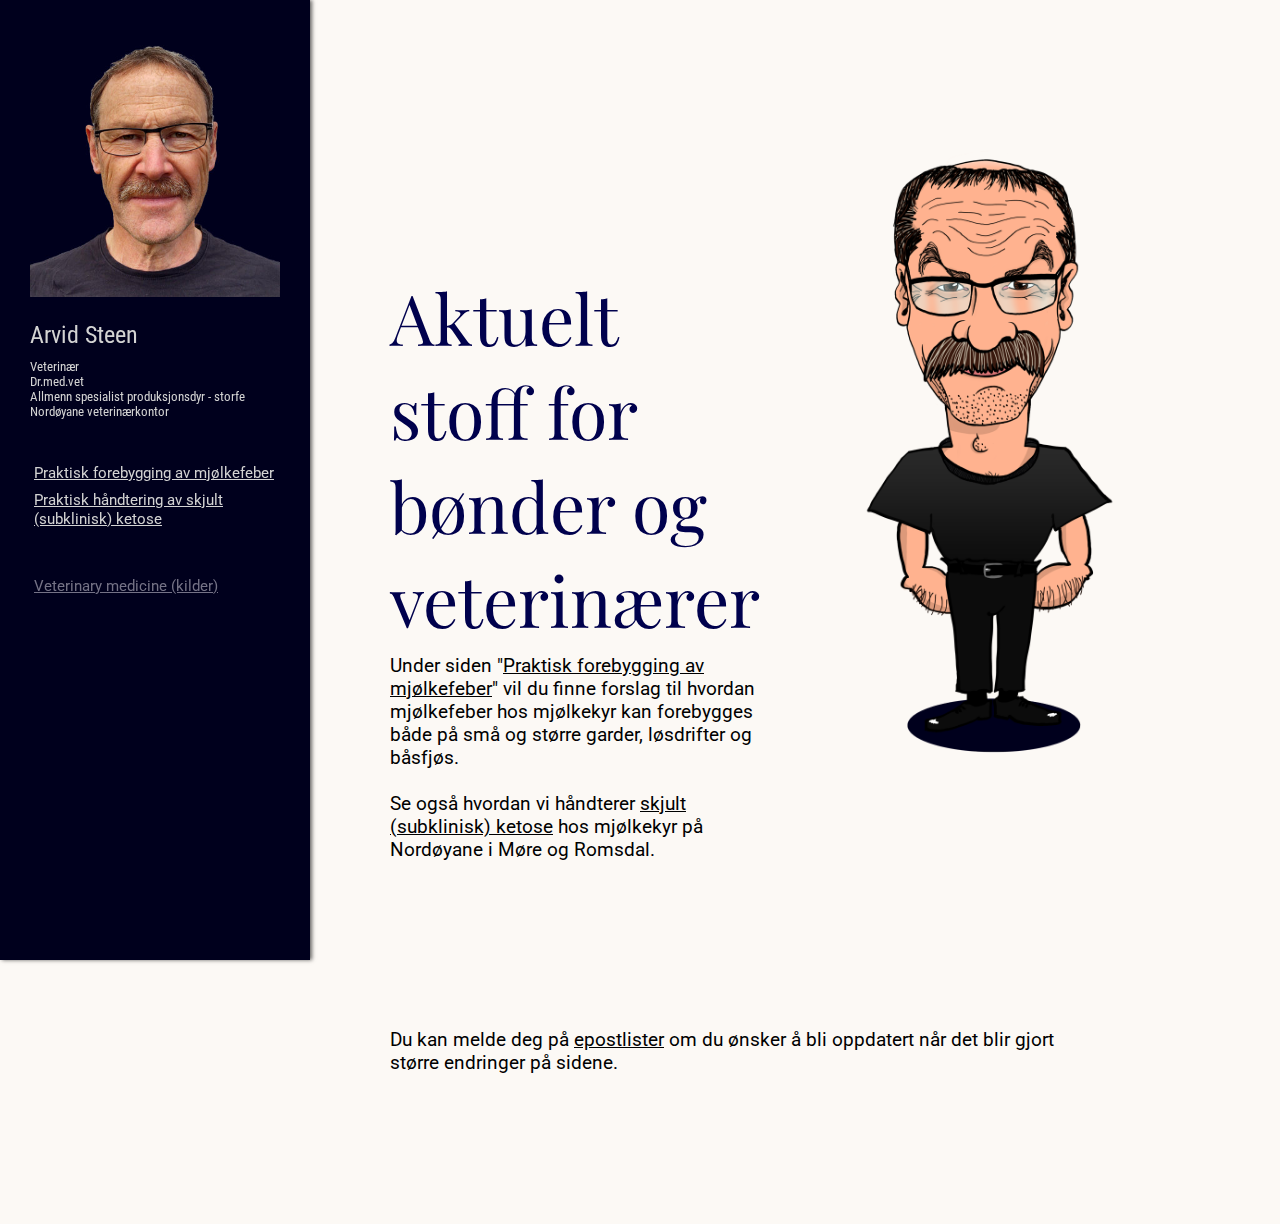
<file: index.html>
<!doctype html>
<html>

<head>
    <meta charset="UTF-8">
    <title>Arvid Steen</title>
    <meta name="description" content="Aktuelt stoff for bønder og veterinærer." />
    <link rel="stylesheet" href="main.css">
    <link rel="shortcut icon" href="img/favicon.ico" type="image/x-icon">
    <script src="https://ajax.googleapis.com/ajax/libs/jquery/3.4.1/jquery.min.js"></script>
</head>

<body onload="activate()">
    <!--Navigation--------------------->
    <div id="nav-placeholder">
    </div>
    <!--end of Navigation-------------->

    <section class="container">
        <div class="left-half">
            <h1>
                Aktuelt stoff for bønder og veterinærer
            </h1>
            <p>
                Under siden "<a href="mjolkefeber.html">Praktisk forebygging av mjølkefeber</a>" vil du finne forslag
                til hvordan mjølkefeber hos mjølkekyr
                kan forebygges både på små og større garder, løsdrifter og båsfjøs. <br> <br>
                Se også hvordan vi håndterer <a href="subklinisk-ketose.html">skjult (subklinisk) ketose</a> hos
                mjølkekyr på Nordøyane i Møre og Romsdal.
            </p>
        </div>
        <div class="right-half">
            <div class="karikatur">
            </div>
        </div>
    </section>
    <section class="container" style="padding-top: 0;">
        <p> Du kan melde deg på  
            <a id="mail" href="mailto:dr.arvid.steen@gmail.com?subject=Påmelding epostlister om mjølkefeber og subklinisk ketose&body=Jeg vil bli oppdatert når det blir gjort større endringer på mjølkefeber- og subklinisk ketosesidene.%0D%0A%0D%0AOm jeg ønsker å melde meg av, sender jeg bare en mail om det, så blir jeg slettet fra lista.">
        epostlister</a>
             om du ønsker å bli oppdatert når det blir gjort større endringer på sidene. 
        </p>
    </section>
    <!-----------nav ------------->
    <script>
        $(function () {
            $("#nav-placeholder").load("nav.html");
        });

        function activate() {
            var element = document.getElementById("about");
            element.classList.add("active");
        }
    </script>
    <!-----------end nav ------------->
</body>


</html>
</file>
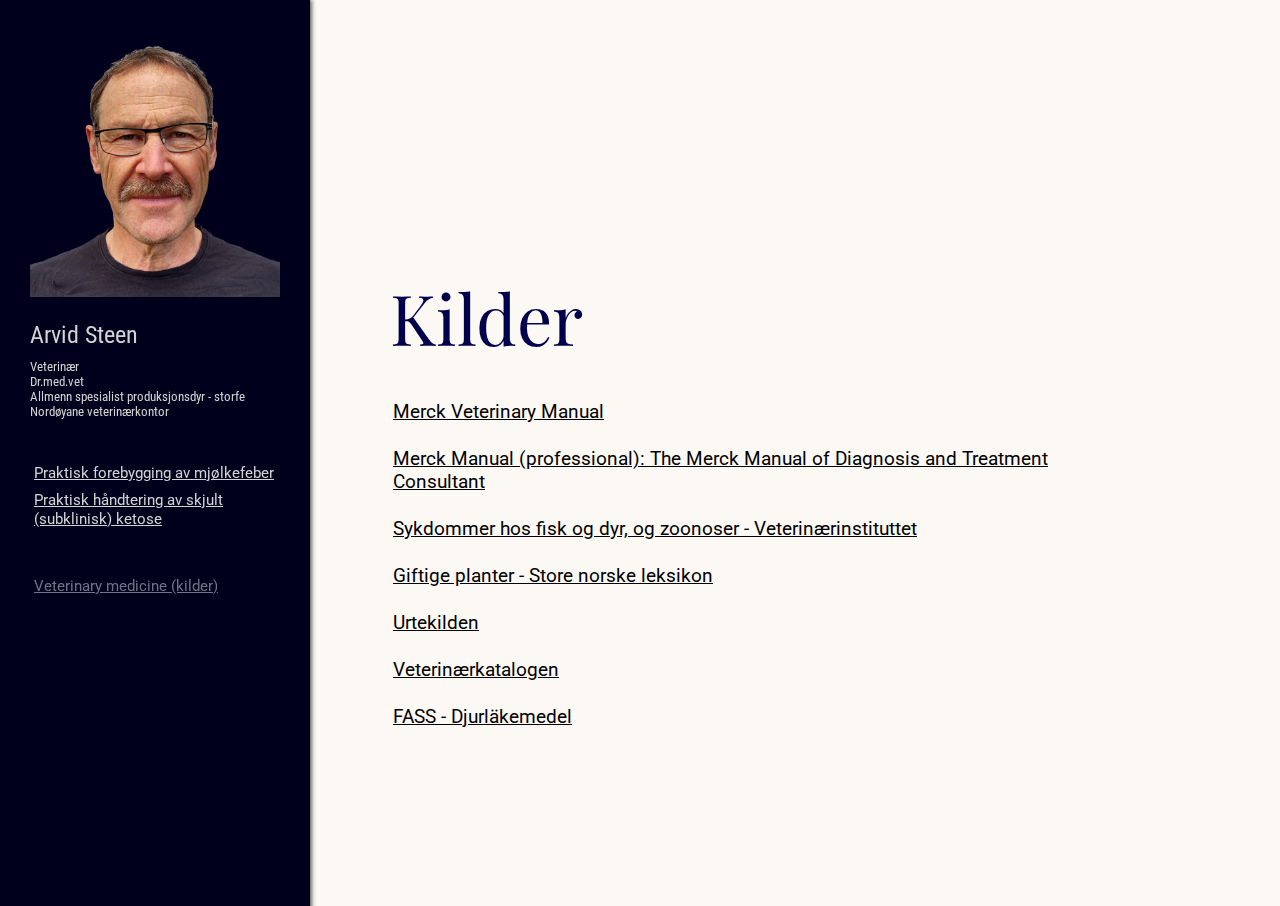
<file: kilder.html>
<!doctype html>
<html>

<head>
    <meta charset="UTF-8">
    <title>Veterinary medicine</title>
    <meta name="description" content="Veterinary medicine" />
    <link rel="stylesheet" href="main.css">
    <link rel="shortcut icon" href="img/favicon.ico" type="image/x-icon">
    <script src="https://ajax.googleapis.com/ajax/libs/jquery/3.4.1/jquery.min.js"></script>
</head>

<body>
    <!--Navigation-->
    <div id="nav-placeholder">
    </div>
    <!--end of Navigation-->

    <section class="container">
        <div class="left-half">
            <h1>
                Kilder
            </h1>
           <ul class="kildeliste">
                    <li><a href="https://www.merckvetmanual.com/">Merck Veterinary Manual</a></li>
                    <li><a href="https://www.merckmanuals.com/professional">Merck Manual (professional):
                        The Merck Manual of Diagnosis and Treatment Consultant</a></li>
                    <li> <a href="https://www.vetinst.no/sykdom-og-agens">Sykdommer hos fisk og dyr, og zoonoser -
                        Veterinærinstituttet</a></li>
                    <li><a href="https://snl.no/giftige_planter">Giftige planter - Store norske leksikon</a></li>
                    <li><a href="http://www.rolv.no/index.html">Urtekilden</a></li>
                    <li><a href="https://www.felleskatalogen.no/medisin-vet/">Veterinærkatalogen</a></li>
                    <li><a href="https://www.fass.se/LIF/startpage?userType=1">FASS - Djurläkemedel</a></li>
                </ul>
                
                
               
                
                
                
                
        </div>
    </section>
    <!-----------nav ------------->
    <script>
        $(function () {
            $("#nav-placeholder").load("nav.html");
        });

        function activate() {
            var element = document.getElementById("about");
            element.classList.add("active");
        }
    </script>
    <!-----------end nav ------------->
</body>


</html>
</file>
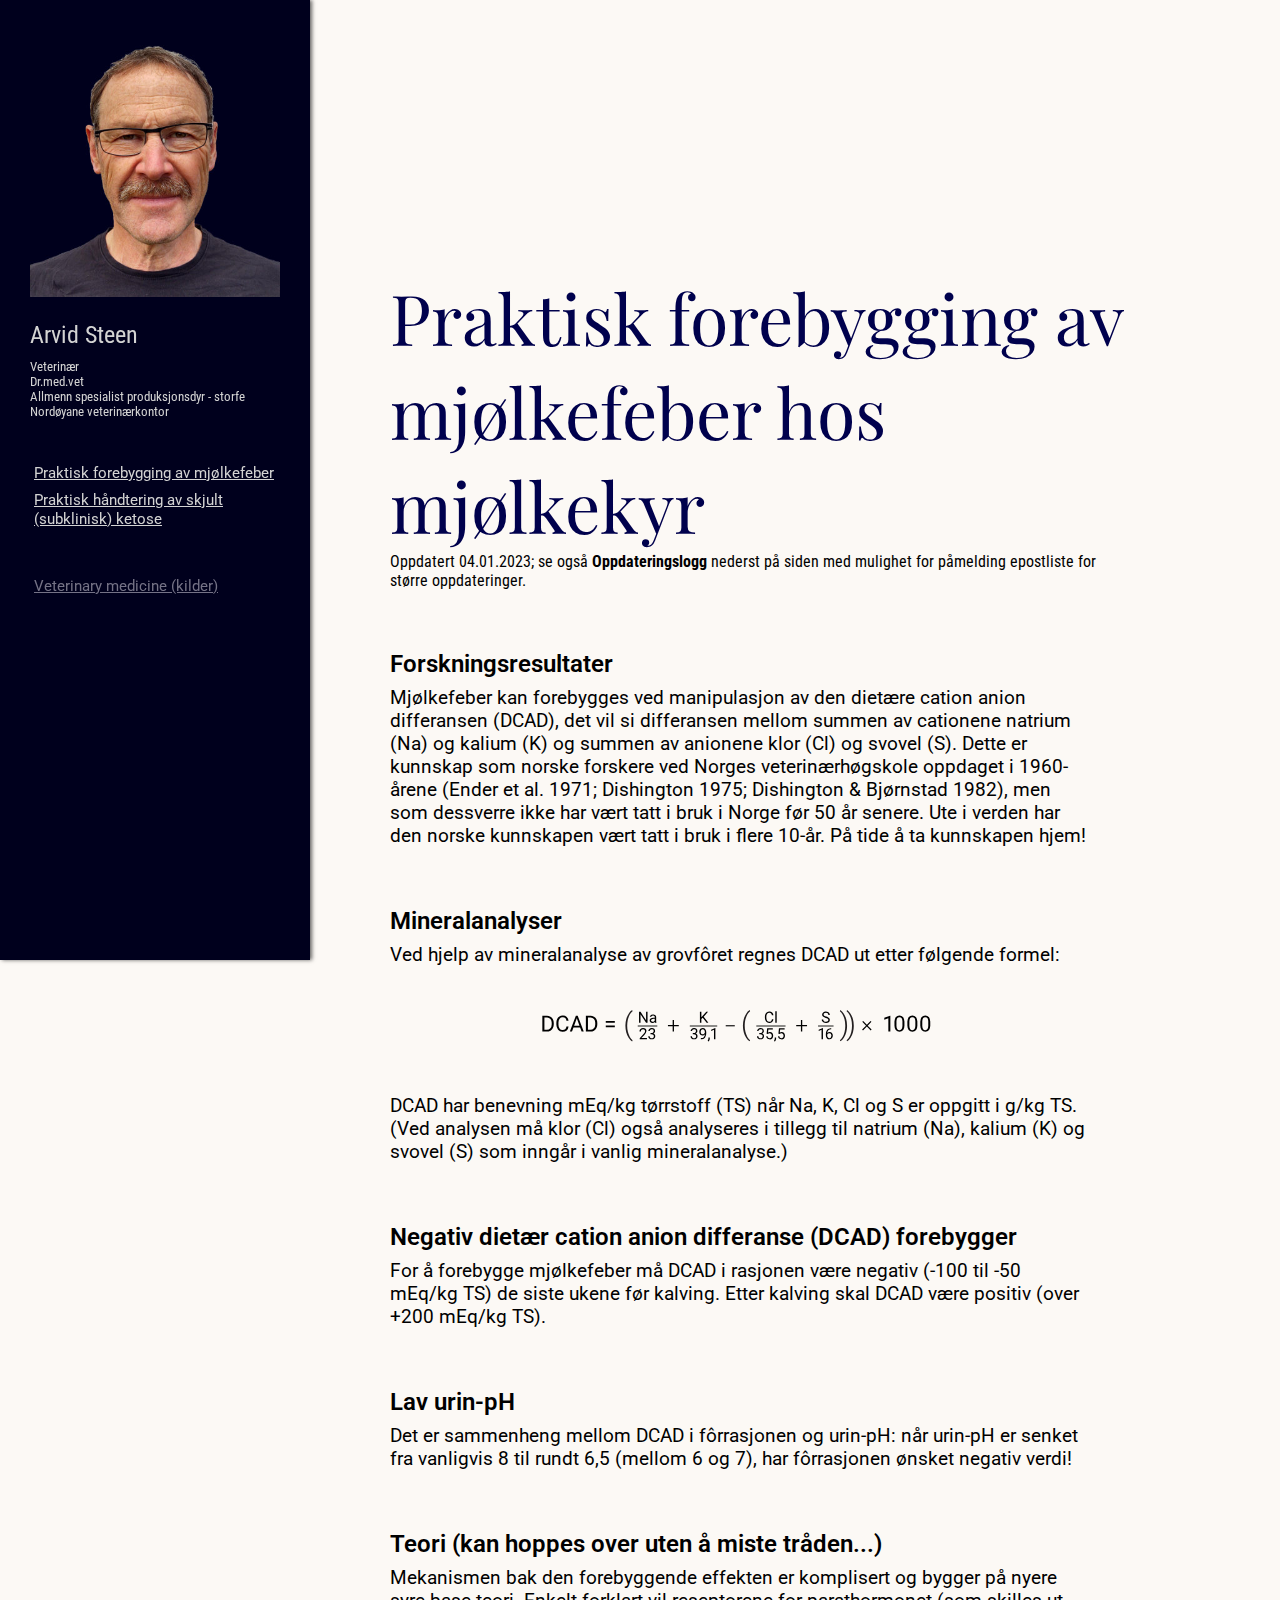
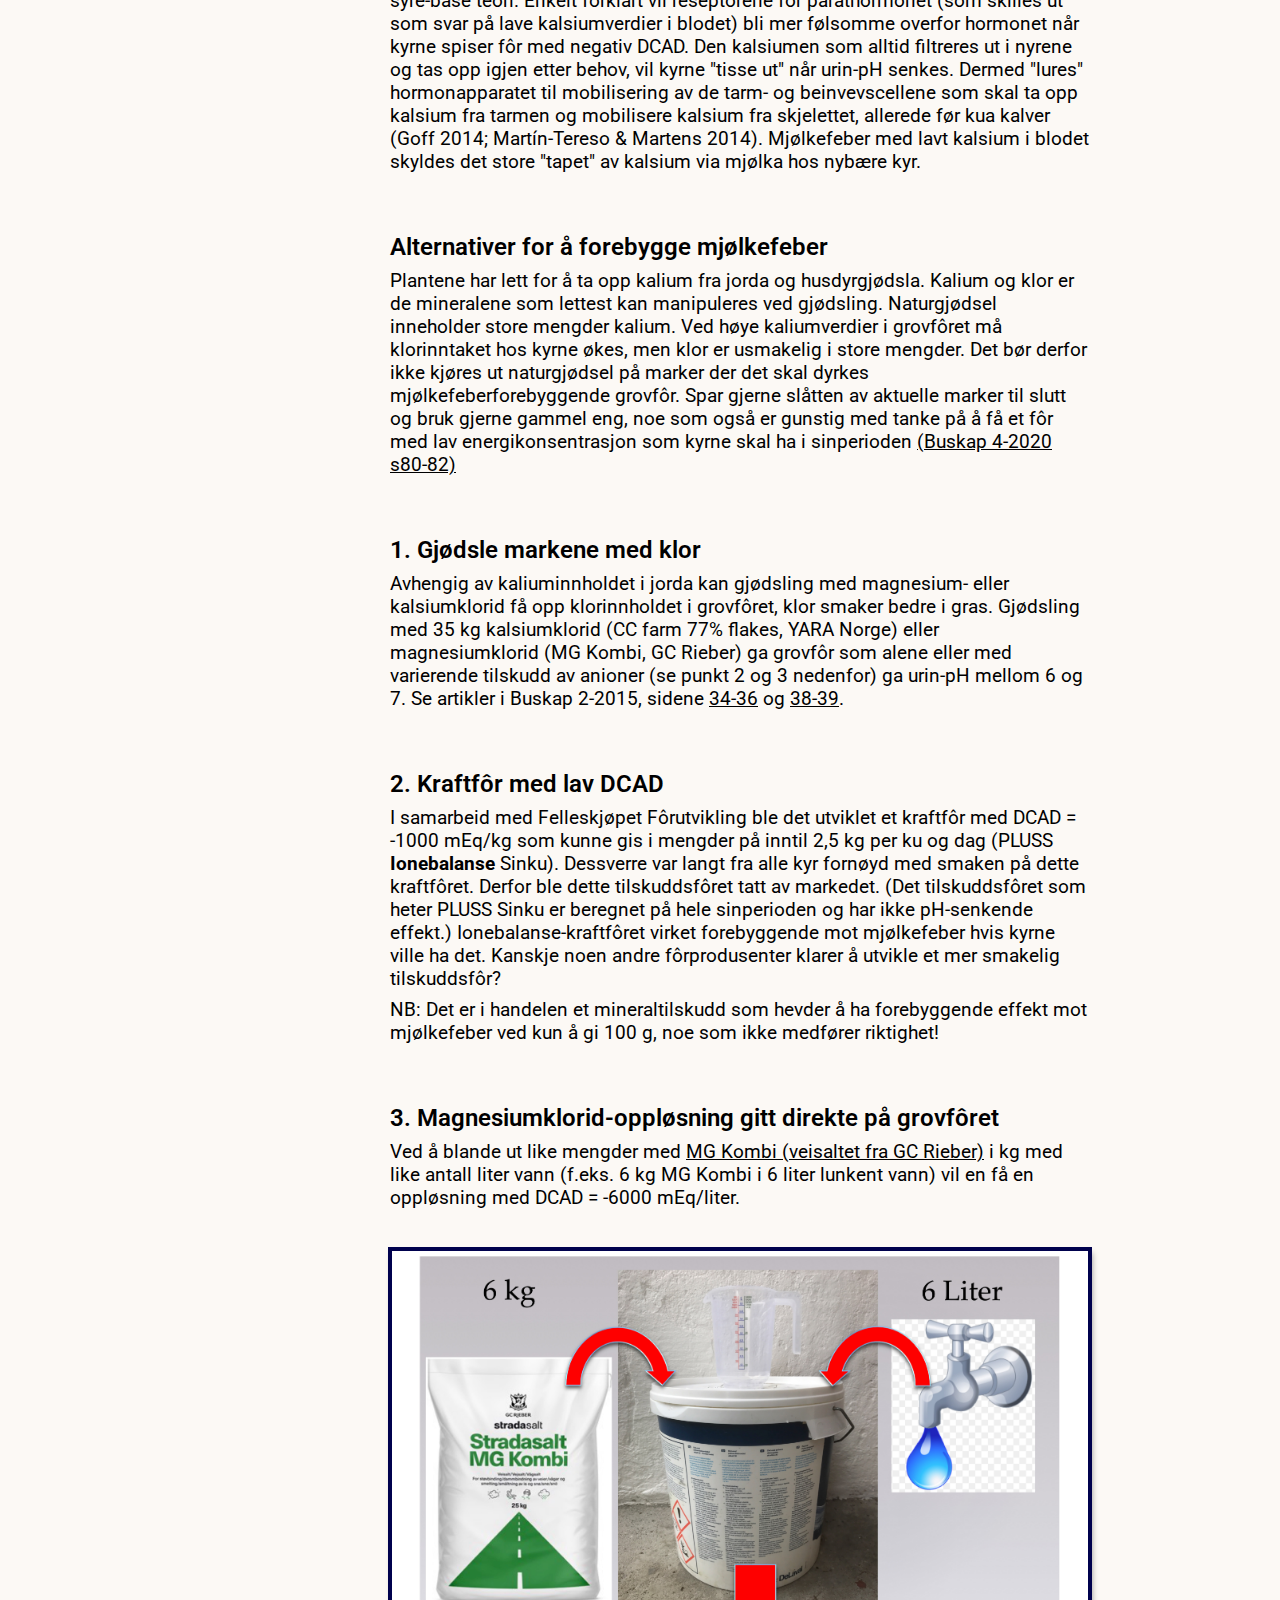
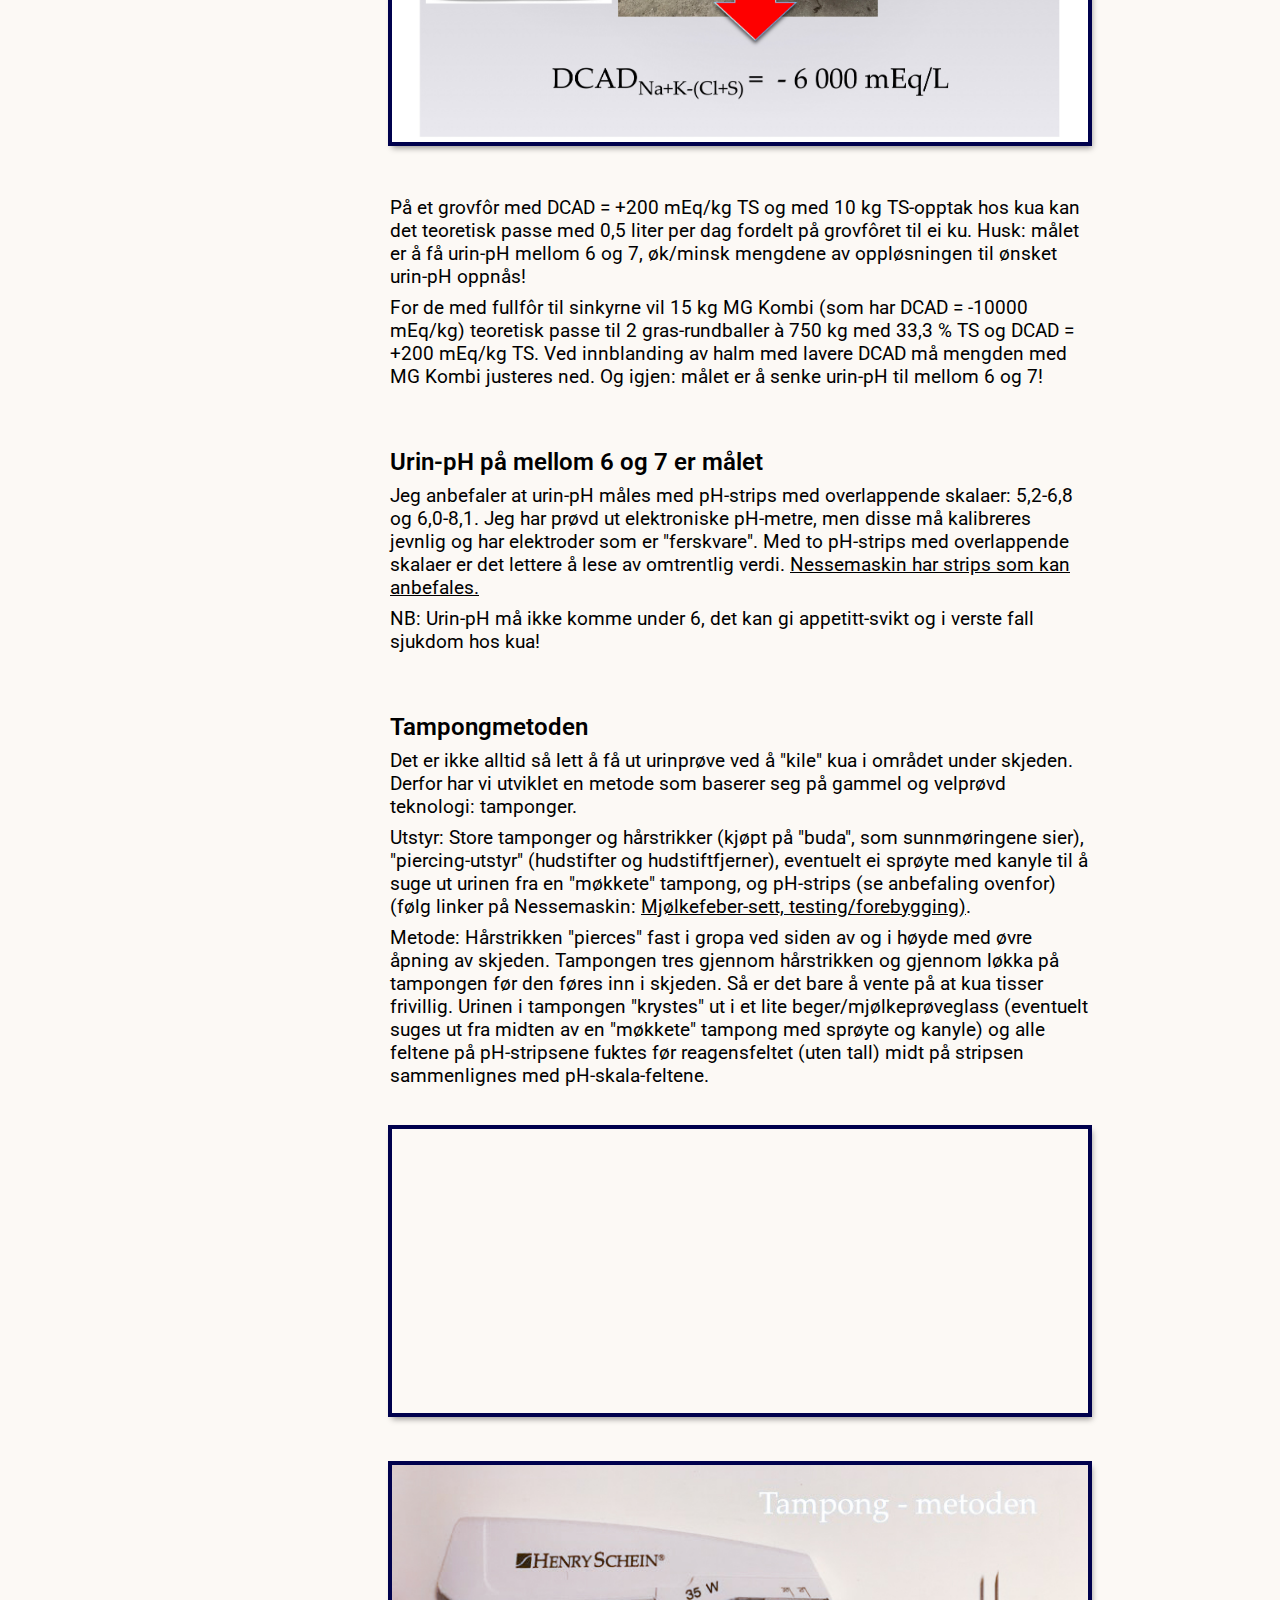
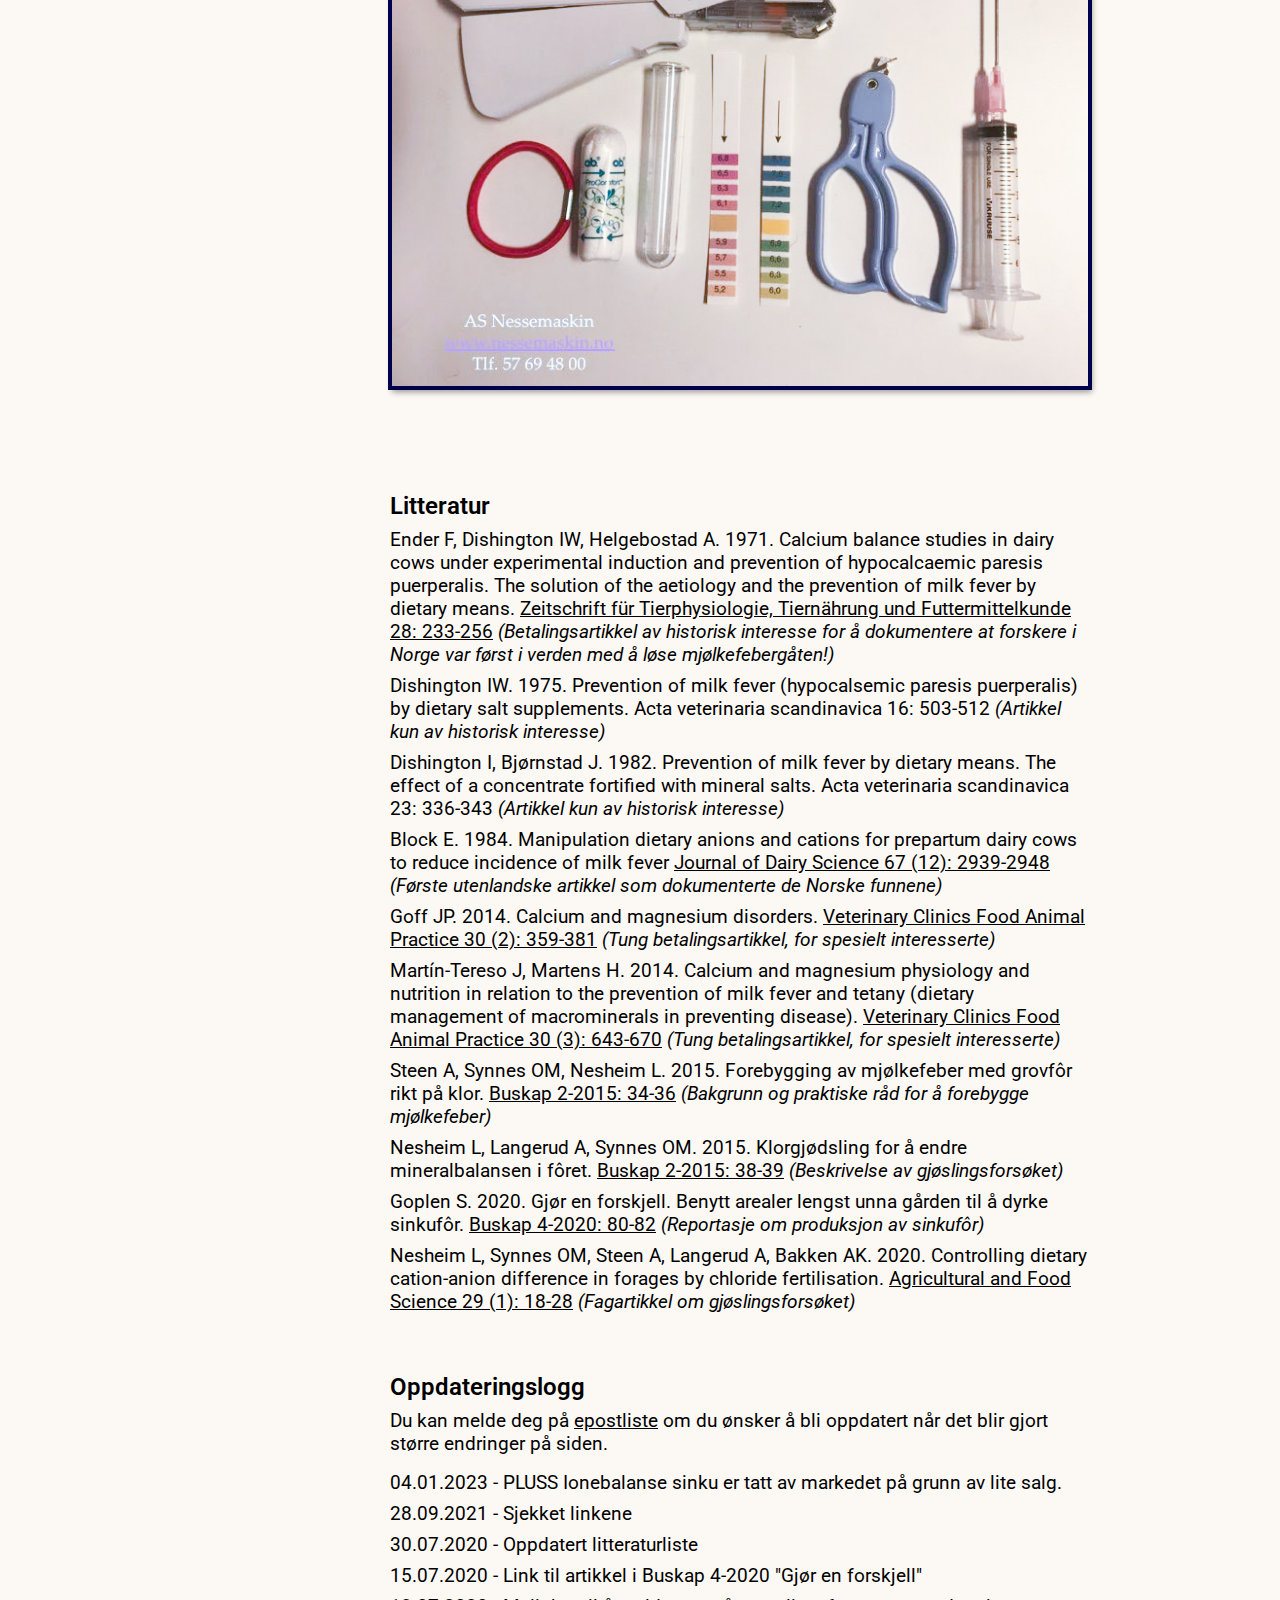
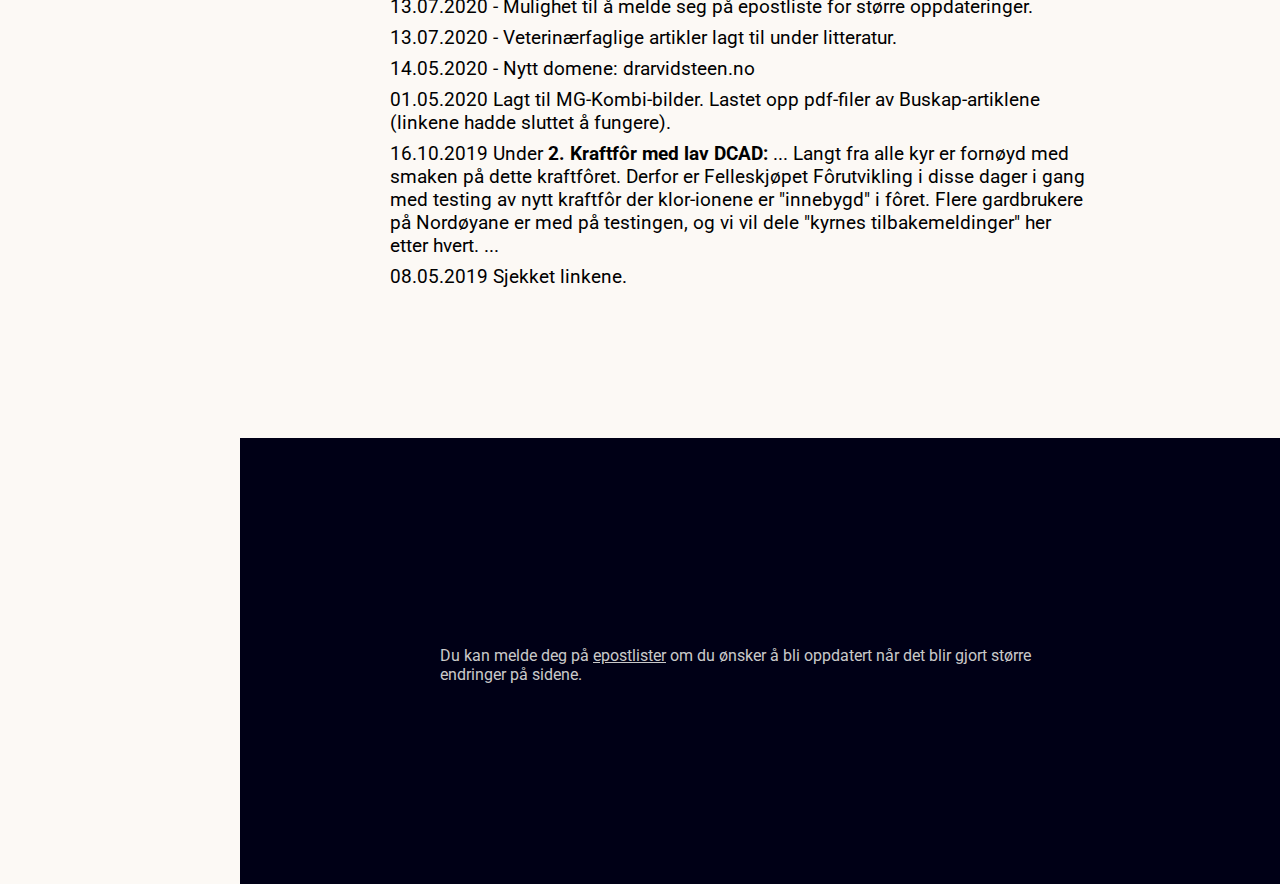
<file: mjolkefeber.html>
<!doctype html>
<html>

<head>
    <meta charset="UTF-8">
    <title>Mjølkefeber</title>
    <meta name="description" content="Praktisk forebygging av mjølkefeber" />
    <link rel="stylesheet" href="main.css">
    <link rel="shortcut icon" href="img/favicon.ico" type="image/x-icon">
    <script src="https://ajax.googleapis.com/ajax/libs/jquery/3.4.1/jquery.min.js"></script>
</head>

<body>
    <!--Navigation-->
    <div id="nav-placeholder">
    </div>
    <!--end of Navigation-->

    <section class="container">
        <div class="left-half">
            <h1>
                Praktisk forebygging av mjølkefeber hos mjølkekyr
            </h1>
            <h6>Oppdatert 04.01.2023; se også <b>Oppdateringslogg</b> nederst på siden med mulighet for påmelding epostliste for større oppdateringer.</h6>
            <h2>Forskningsresultater</h2>
            <p>Mjølkefeber kan forebygges ved manipulasjon av den dietære cation anion differansen (DCAD), det vil si
                differansen mellom summen av cationene natrium (Na) og kalium (K) og summen av anionene klor (Cl) og
                svovel
                (S). Dette er kunnskap som norske forskere ved Norges veterinærhøgskole oppdaget i 1960-årene (Ender et al. 1971; Dishington 1975; Dishington & Bjørnstad 1982), men som
                dessverre ikke har vært tatt i bruk i Norge før 50 år senere. Ute i verden har den norske kunnskapen
                vært
                tatt i bruk i flere 10-år. På tide å ta kunnskapen hjem!</p>
            <h2>Mineralanalyser</h2>
            <p>Ved hjelp av mineralanalyse av grovfôret regnes DCAD ut etter følgende formel:</p>
            <img src="img/formel.svg" alt="DCAD = (Na/23 + K/39,1 - (Cl/35,5 + S/16)) x 1000" class="formel">
            <p>DCAD har benevning mEq/kg tørrstoff (TS) når Na, K, Cl og S er oppgitt i g/kg TS. (Ved analysen må klor
                (Cl)
                også analyseres i tillegg til natrium (Na), kalium (K) og svovel (S) som inngår i vanlig
                mineralanalyse.)</p>
            <h2>Negativ dietær cation anion differanse (DCAD) forebygger</h2>
            <p>For å forebygge mjølkefeber må DCAD i rasjonen være negativ (-100 til -50 mEq/kg TS) de siste ukene før
                kalving. Etter kalving skal DCAD være positiv (over +200 mEq/kg TS).</p>
            <h2>Lav urin-pH</h2>
            <p>Det er sammenheng mellom DCAD i fôrrasjonen og urin-pH: når urin-pH er senket fra vanligvis 8 til rundt
                6,5
                (mellom 6 og 7), har fôrrasjonen ønsket negativ verdi!</p>
            <h2>Teori (kan hoppes over uten å miste tråden...)</h2>
            <p>Mekanismen bak den forebyggende effekten er komplisert og bygger på nyere syre-base teori. Enkelt
                forklart
                vil reseptorene for parathormonet (som skilles ut som svar på lave kalsiumverdier i blodet) bli mer
                følsomme
                overfor hormonet når kyrne spiser fôr med negativ DCAD. Den kalsiumen som alltid filtreres ut i nyrene
                og
                tas opp igjen etter behov, vil kyrne "tisse ut" når urin-pH senkes. Dermed "lures" hormonapparatet til
                mobilisering av de tarm- og beinvevscellene som skal ta opp kalsium fra tarmen og mobilisere kalsium fra
                skjelettet, allerede før kua kalver (Goff 2014; Martín-Tereso & Martens 2014). Mjølkefeber med lavt kalsium i blodet skyldes det store "tapet" av
                kalsium via mjølka hos nybære kyr.</p>
            <h2>Alternativer for å forebygge mjølkefeber</h2>
            <p>Plantene har lett for å ta opp kalium fra jorda og husdyrgjødsla. Kalium og klor er de mineralene som
                lettest
                kan manipuleres ved gjødsling. Naturgjødsel inneholder store mengder kalium. Ved høye kaliumverdier i
                grovfôret må klorinntaket hos kyrne økes, men klor er usmakelig i store mengder. Det bør derfor ikke
                kjøres
                ut naturgjødsel på marker der det skal dyrkes mjølkefeberforebyggende grovfôr. Spar gjerne slåtten av
                aktuelle marker til slutt og bruk gjerne gammel eng, noe som også er gunstig med tanke på å få et fôr
                med
                lav energikonsentrasjon som kyrne skal ha i sinperioden <a href="img/Buskap_2020-4_pp80-82.pdf" target="_blank">(Buskap 4-2020 s80-82)</a>
            </p>
            <h2>1. Gjødsle markene med klor</h2>
            <p>Avhengig av kaliuminnholdet i jorda kan gjødsling med magnesium- eller kalsiumklorid få opp klorinnholdet
                i
                grovfôret, klor smaker bedre i gras. Gjødsling med 35 kg kalsiumklorid (CC farm 77% flakes, YARA Norge)
                eller magnesiumklorid (MG Kombi, GC Rieber) ga grovfôr som alene eller med varierende tilskudd av
                anioner
                (se punkt 2 og 3 nedenfor) ga urin-pH mellom 6 og 7. Se artikler i Buskap 2-2015, sidene <a
                    href="img/Buskap_2015_pp34-36.pdf" target="_blank">34-36</a> og <a
                    href="img/Buskap_2015_pp38-39.pdf" target="_blank">38-39</a>.</p>
            <h2>2. Kraftfôr med lav DCAD</h2>
            <p>I samarbeid med Felleskjøpet Fôrutvikling ble det utviklet et kraftfôr med DCAD = -1000 mEq/kg som kunne
                gis i
                mengder på inntil 2,5 kg per ku og dag (PLUSS <b>Ionebalanse</b> Sinku). Dessverre var langt fra alle kyr fornøyd
                med
                smaken
                på dette kraftfôret. Derfor ble dette tilskuddsfôret tatt av markedet. (Det tilskuddsfôret som heter PLUSS Sinku er beregnet på hele sinperioden og har ikke pH-senkende effekt.) Ionebalanse-kraftfôret virket forebyggende mot mjølkefeber hvis kyrne ville ha det. Kanskje noen andre fôrprodusenter klarer å utvikle et mer smakelig tilskuddsfôr?
            <p>NB: Det er i handelen et mineraltilskudd som hevder å ha forebyggende effekt mot mjølkefeber ved kun å gi
                100
                g, noe som ikke medfører riktighet!</p>
            <h2>3. Magnesiumklorid-oppløsning gitt direkte på grovfôret</h2>
            <p>Ved å blande ut like mengder med <a href="img/MG-Kombi.png" target="_blank">MG Kombi (veisaltet fra GC
                    Rieber)</a> i kg med like antall liter vann (f.eks. 6 kg MG Kombi i 6 liter lunkent vann)
                vil en få en oppløsning med DCAD = -6000 mEq/liter.</p>
            <div><img src="/img/mg-kombi-blanding.jpg" alt="Her skulle det vært et bilde" class="border"></div>
            <p> På et grovfôr
                med
                DCAD = +200 mEq/kg TS og med 10 kg TS-opptak hos kua kan det teoretisk passe med 0,5 liter per dag
                fordelt
                på grovfôret til ei ku. Husk: målet er å få urin-pH mellom 6 og 7, øk/minsk mengdene av oppløsningen til
                ønsket urin-pH oppnås!</p>
            <p>For de med fullfôr til sinkyrne vil 15 kg MG Kombi (som har DCAD = -10000 mEq/kg) teoretisk passe til 2
                gras-rundballer à 750 kg med 33,3 % TS og DCAD = +200 mEq/kg TS. Ved innblanding av halm med lavere
                DCAD må mengden med MG Kombi justeres ned. Og igjen: målet er å senke urin-pH til mellom 6 og 7!</p>
            <h2>Urin-pH på mellom 6 og 7 er målet</h2>
            <p>Jeg anbefaler at urin-pH måles med pH-strips med overlappende skalaer: 5,2-6,8 og 6,0-8,1. Jeg har prøvd
                ut elektroniske pH-metre, men disse må kalibreres jevnlig og har elektroder som er "ferskvare". Med to
                pH-strips med overlappende skalaer er det lettere å lese av omtrentlig verdi.
                <a href="https://www.nessemaskin.no/product/strips-ph-strips/" target="_blank">
                    Nessemaskin har strips som kan anbefales.</a>
            </p>
            <p>NB: Urin-pH må ikke komme under 6, det kan gi appetitt-svikt og i verste fall sjukdom hos kua!

            </p>
            <h2>Tampongmetoden</h2>
            <p>Det er ikke alltid så lett å få ut urinprøve ved å "kile" kua i området under skjeden. Derfor har vi
                utviklet en metode som baserer seg på gammel og velprøvd teknologi: tamponger.
            </p>
            <p>Utstyr: Store tamponger og hårstrikker (kjøpt på "buda", som sunnmøringene sier), "piercing-utstyr"
                (hudstifter og hudstiftfjerner), eventuelt ei sprøyte med kanyle til å suge ut urinen fra en "møkkete"
                tampong, og pH-strips (se anbefaling ovenfor) (følg linker på Nessemaskin: <a
                    href="https://www.nessemaskin.no/product/mjolkefeber-testing-forebygging/" target="_blank">Mjølkefeber-sett,
                    testing/forebygging)</a>.
            </p>
            <p>Metode: Hårstrikken "pierces" fast i gropa ved siden av og i høyde med øvre åpning av skjeden. Tampongen
                tres gjennom hårstrikken og gjennom løkka på tampongen før den føres inn i skjeden. Så er det bare å
                vente
                på at kua tisser frivillig. Urinen i tampongen "krystes" ut i et lite beger/mjølkeprøveglass (eventuelt
                suges ut fra midten av en "møkkete" tampong med sprøyte og kanyle) og alle feltene på pH-stripsene
                fuktes før reagensfeltet (uten tall) midt på stripsen sammenlignes med pH-skala-feltene.
                <div class="iframeContainer border">
                    <iframe class="iframe" src="https://www.youtube.com/embed/c5pKt3kCneY" 
                    allowfullscreen="allowfullscreen"></iframe>
                </div>
            </p>
            <div><img src="/img/tampongmetoden.jpg" alt="Her skulle det vært et bilde." class="border"></div>
            <h2>Litteratur</h2>
            <p>Ender F, Dishington IW, Helgebostad A. 1971. Calcium balance studies in dairy cows under experimental induction and prevention of hypocalcaemic paresis puerperalis. The solution of the aetiology and the prevention of milk fever by dietary means. <a
                href="https://onlinelibrary.wiley.com/doi/10.1111/j.1439-0396.1971.tb01573.x" target="_blank">Zeitschrift für Tierphysiologie, Tiernährung und Futtermittelkunde 28: 233-256</a> <i>(Betalingsartikkel av historisk interesse for å dokumentere at forskere i Norge var først i verden med å løse mjølkefebergåten!)</i></p>
            <p>Dishington IW. 1975. Prevention of milk fever (hypocalsemic paresis puerperalis) by dietary salt supplements. Acta veterinaria scandinavica 16: 503-512 <i>(Artikkel kun av historisk interesse)</i></p>
            <p>Dishington I, Bjørnstad J. 1982. Prevention of milk fever by dietary means. The effect of a concentrate fortified with mineral salts. Acta veterinaria scandinavica 23: 336-343 <i>(Artikkel kun av historisk interesse)</i></p>
            <p>Block E. 1984. Manipulation dietary anions and cations for prepartum dairy cows to reduce incidence of milk fever <a
                href="https://www.journalofdairyscience.org/article/S0022-0302(84)81657-4/pdf" target="_blank">Journal of Dairy Science 67 (12): 2939-2948</a> <i>(Første utenlandske artikkel som dokumenterte de Norske funnene)</i></p>
            <p>Goff JP. 2014. Calcium and magnesium disorders. <a
                href="https://doi.org/10.1016/j.cvfa.2014.04.003" target="_blank">Veterinary Clinics Food Animal
                Practice 30 (2): 359-381</a> <i>(Tung betalingsartikkel, for spesielt interesserte)</i></p>
            <p>Martín-Tereso J, Martens H. 2014. Calcium and magnesium physiology and nutrition in relation to the prevention of milk fever and tetany (dietary management of macrominerals in preventing disease). <a
                href="https://dx.doi.org/10.1016/j.cvfa.2014.07.007" target="_blank">Veterinary Clinics Food Animal
                Practice 30 (3): 643-670</a> <i>(Tung betalingsartikkel, for spesielt interesserte)</i></p>
            <p>Steen A, Synnes OM, Nesheim L. 2015. Forebygging av mjølkefeber med grovfôr rikt på klor. <a
                href="img/Buskap_2015_pp34-36.pdf" target="_blank">Buskap 2-2015: 34-36</a> <i>(Bakgrunn og praktiske råd for å forebygge mjølkefeber)</i></p>
            <p>Nesheim L, Langerud A, Synnes OM. 2015. Klorgjødsling for å endre mineralbalansen i fôret. <a
                href="img/Buskap_2015_pp38-39.pdf" target="_blank">Buskap 2-2015: 38-39</a> <i>(Beskrivelse av gjøslingsforsøket)</i></p>
            <p>Goplen S. 2020. Gjør en forskjell. Benytt arealer lengst unna gården til å dyrke sinkufôr. <a
                href="img/Buskap_2020-4_pp80-82.pdf" target="_blank">Buskap 4-2020: 80-82</a> <i>(Reportasje om produksjon av sinkufôr)</i></p>
            <p>Nesheim L, Synnes OM, Steen A, Langerud A, Bakken AK. 2020. Controlling dietary cation-anion difference in forages by chloride fertilisation. <a
                href="https://journal.fi/afs/article/view/88781/50125" target="_blank">Agricultural and Food Science 29 (1): 18-28</a> <i>(Fagartikkel om gjøslingsforsøket)</i></p>
            <h2>Oppdateringslogg</h2>
            <p> Du kan melde deg på  
                <a id="mail" href="mailto:dr.arvid.steen@gmail.com?subject=Påmelding oppdateringsliste: Forebygging av mjølkefeber&body=Jeg vil bli oppdatert når det blir gjort større endringer på siden.%0D%0A%0D%0AOm jeg ønsker å melde meg av, sender jeg bare en mail om det, så blir jeg slettet fra lista.">
            epostliste</a> om du ønsker å bli oppdatert når det blir gjort større endringer på siden.</p>
            <p></p>
            <p>04.01.2023 - PLUSS Ionebalanse sinku er tatt av markedet på grunn av lite salg.</p>
            <p>28.09.2021 - Sjekket linkene</p>
            <p>30.07.2020 - Oppdatert litteraturliste</p>
            <p>15.07.2020 - Link til artikkel i Buskap 4-2020 "Gjør en forskjell"</p>
            <p>13.07.2020 - Mulighet til å melde seg på epostliste for større oppdateringer.</p>
            <p>13.07.2020 - Veterinærfaglige artikler lagt til under litteratur.</p>
            <p>14.05.2020 - Nytt domene: drarvidsteen.no</p>
            <p>01.05.2020 Lagt til MG-Kombi-bilder. Lastet opp pdf-filer av Buskap-artiklene (linkene hadde sluttet å
                fungere).</p>
            <p>16.10.2019 Under <b>2. Kraftfôr med lav DCAD:</b> ... Langt fra alle kyr er fornøyd med smaken på dette
                kraftfôret. Derfor er Felleskjøpet Fôrutvikling i disse dager i gang med testing av nytt kraftfôr der
                klor-ionene er "innebygd" i fôret. Flere gardbrukere på Nordøyane er med på testingen, og vi vil dele
                "kyrnes tilbakemeldinger" her etter hvert. ...</p>
            <p>08.05.2019 Sjekket linkene.</p>
            
            


        </div>
    </section>
    <footer>
        <p> Du kan melde deg på  
            <a id="mail" href="mailto:dr.arvid.steen@gmail.com?subject=Påmelding epostlister om mjølkefeber og subklinisk ketose&body=Jeg vil bli oppdatert når det blir gjort større endringer på mjølkefeber- og subklinisk ketosesidene.%0D%0A%0D%0AOm jeg ønsker å melde meg av, sender jeg bare en mail om det, så blir jeg slettet fra lista.">
        epostlister</a>
             om du ønsker å bli oppdatert når det blir gjort større endringer på sidene. 
        </p>
        </footer>
    <!-----------nav ------------->
    <script>
        $(function () {
            $("#nav-placeholder").load("nav.html");
        });

        function activate() {
            var element = document.getElementById("mjolkefeber");
            element.classList.add("active");
        }
    </script>
    <!-----------end nav ------------->
</body>


</html>
</file>
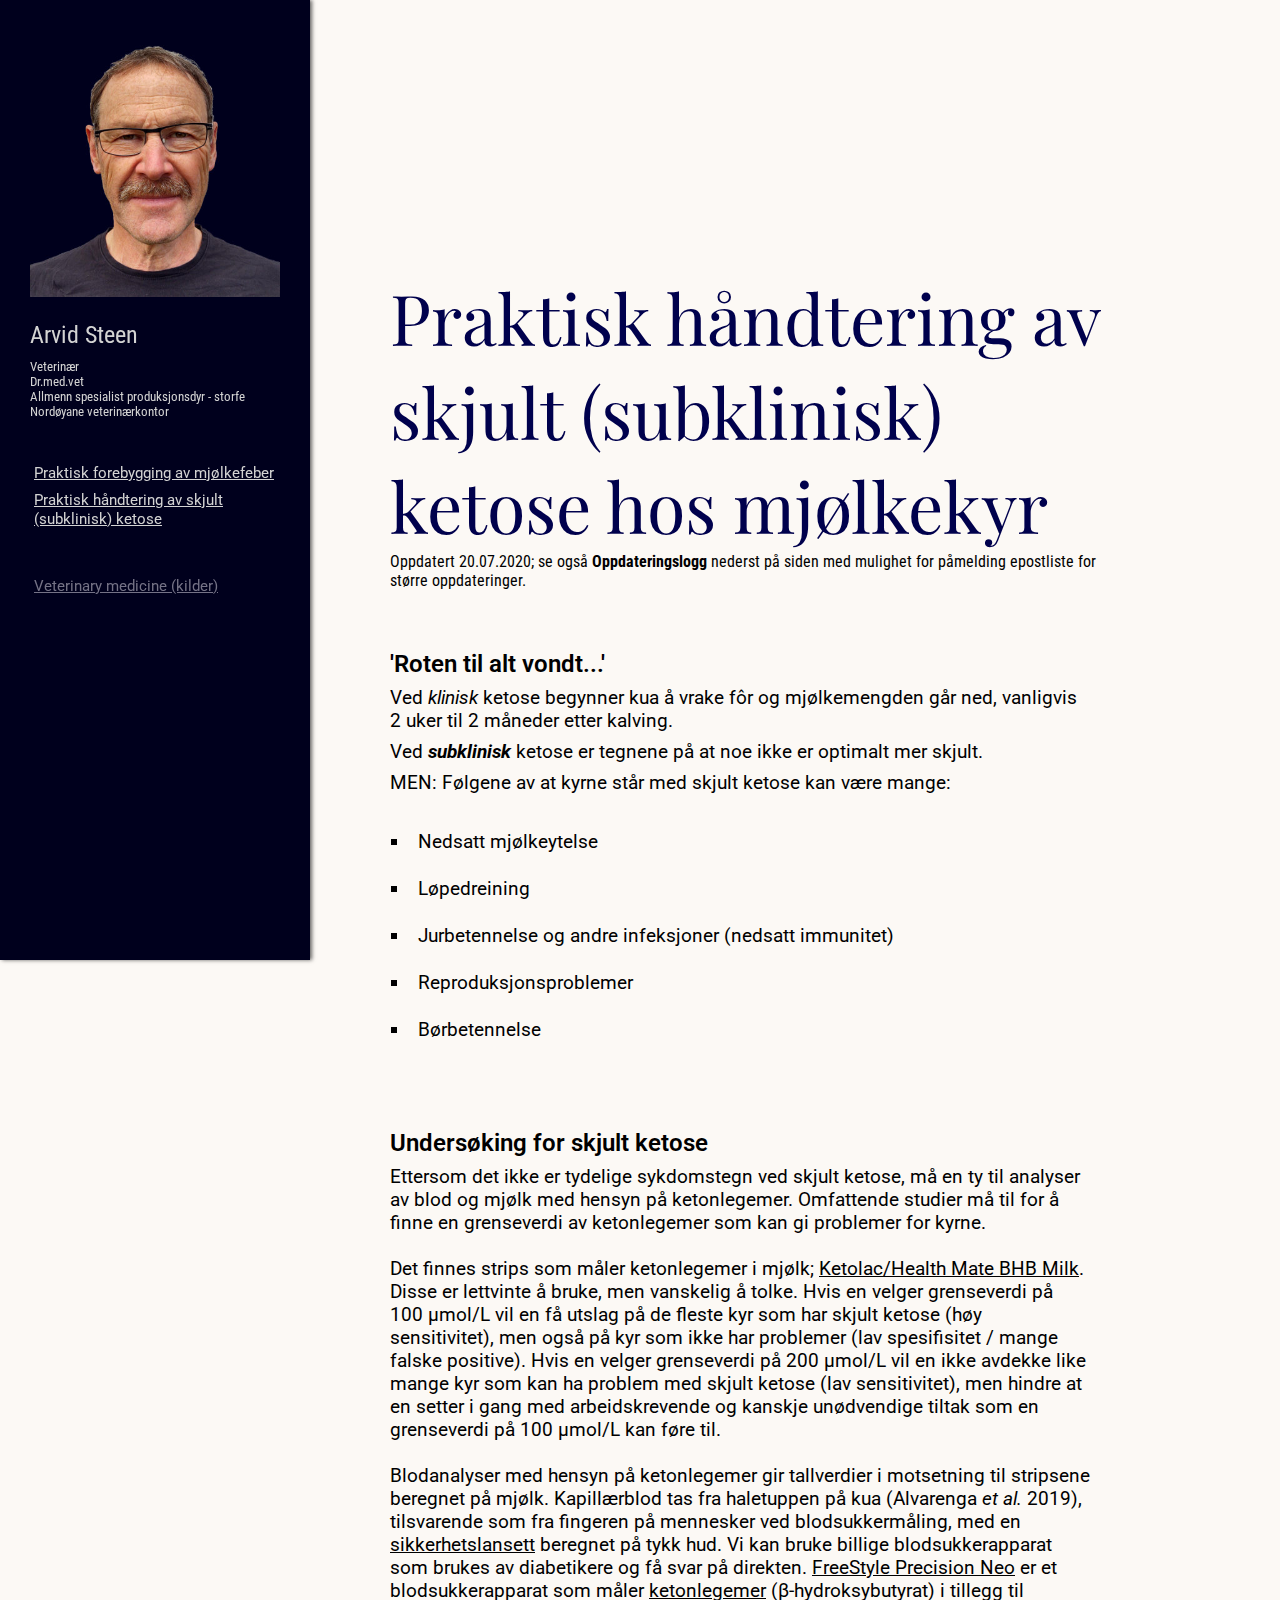
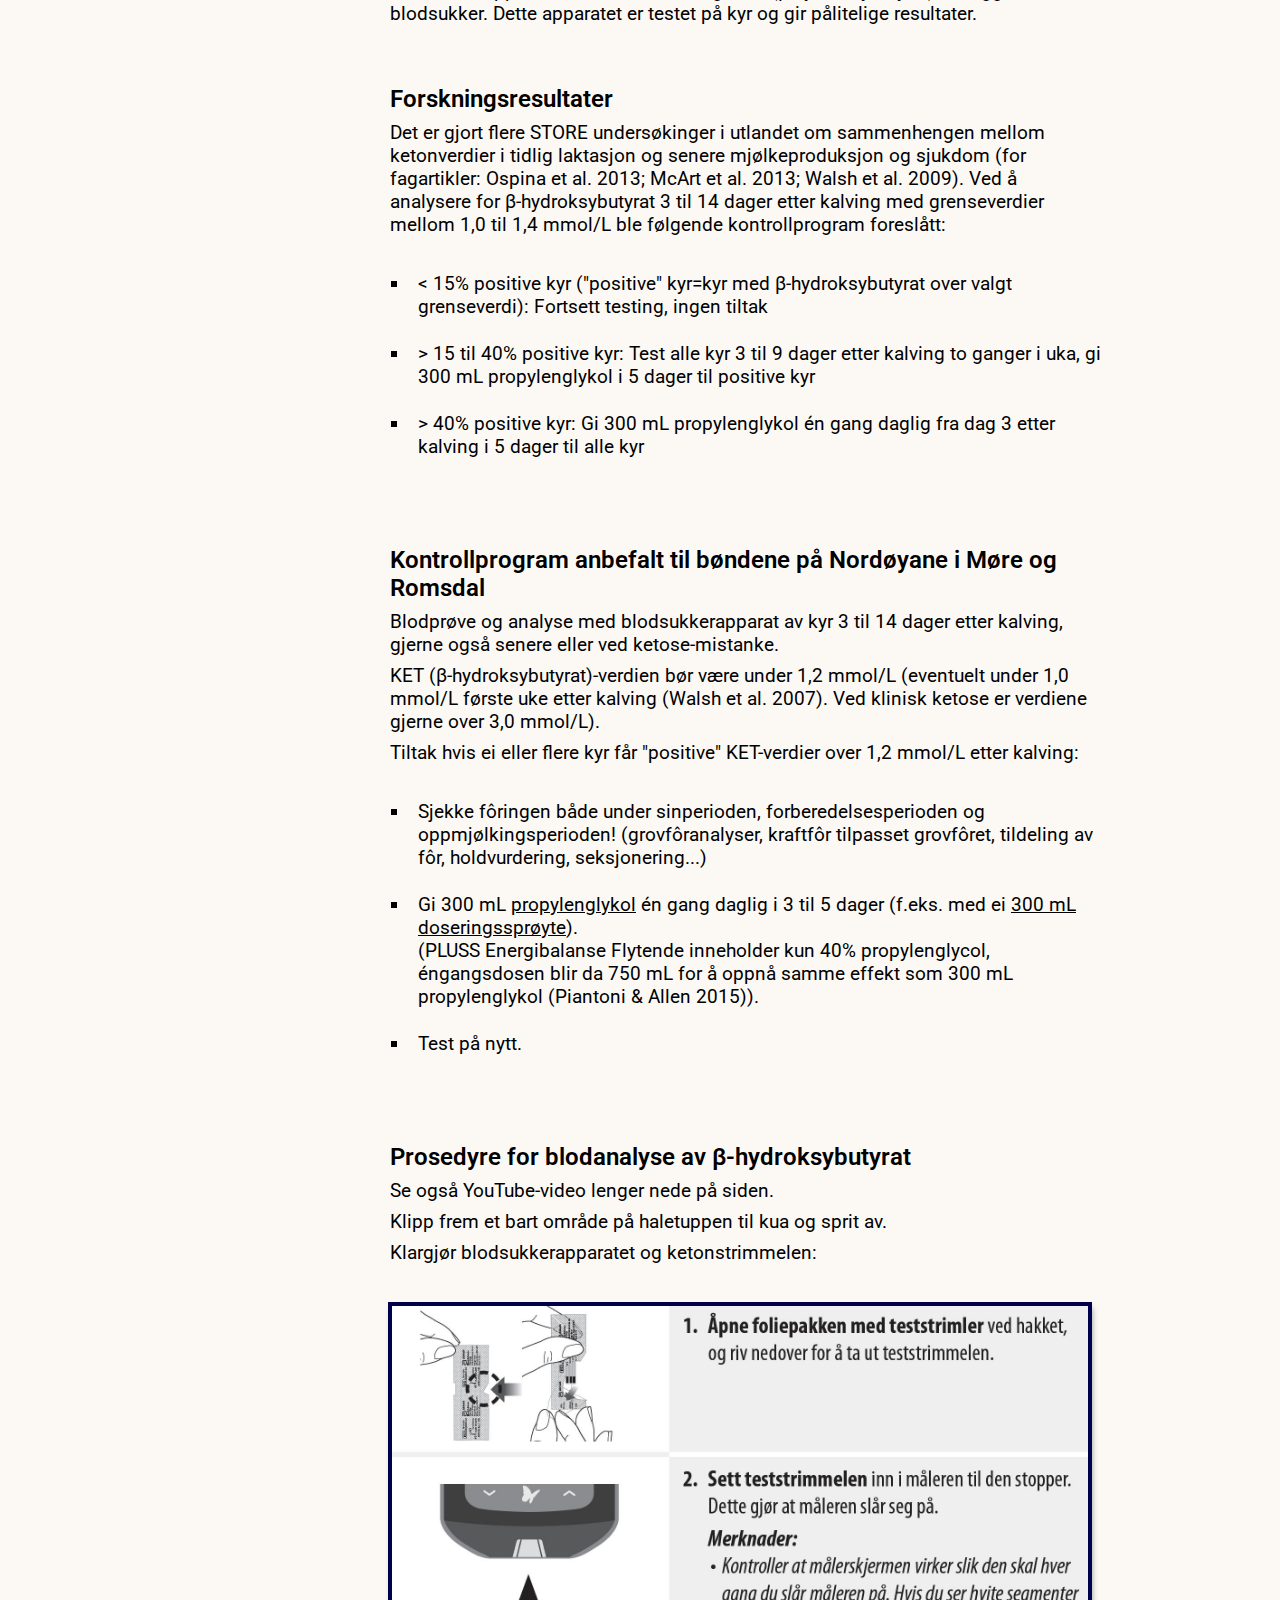
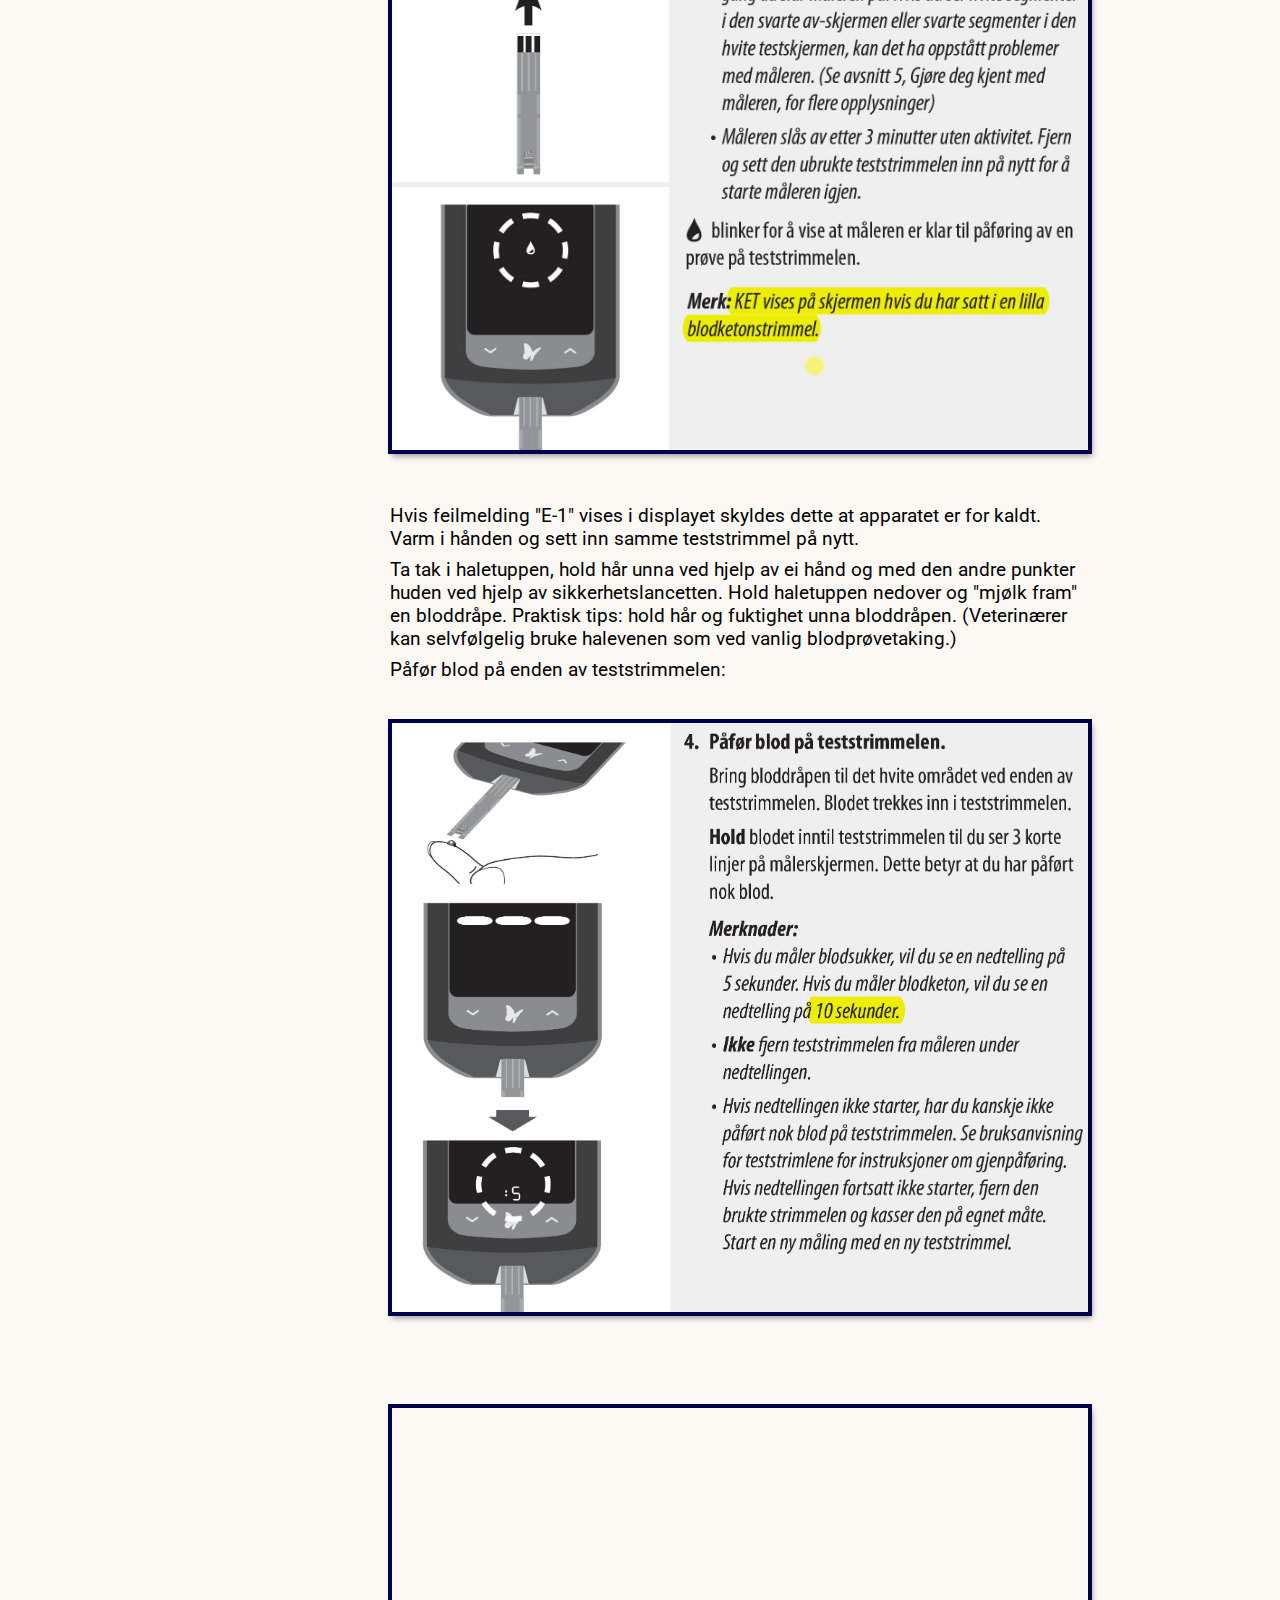
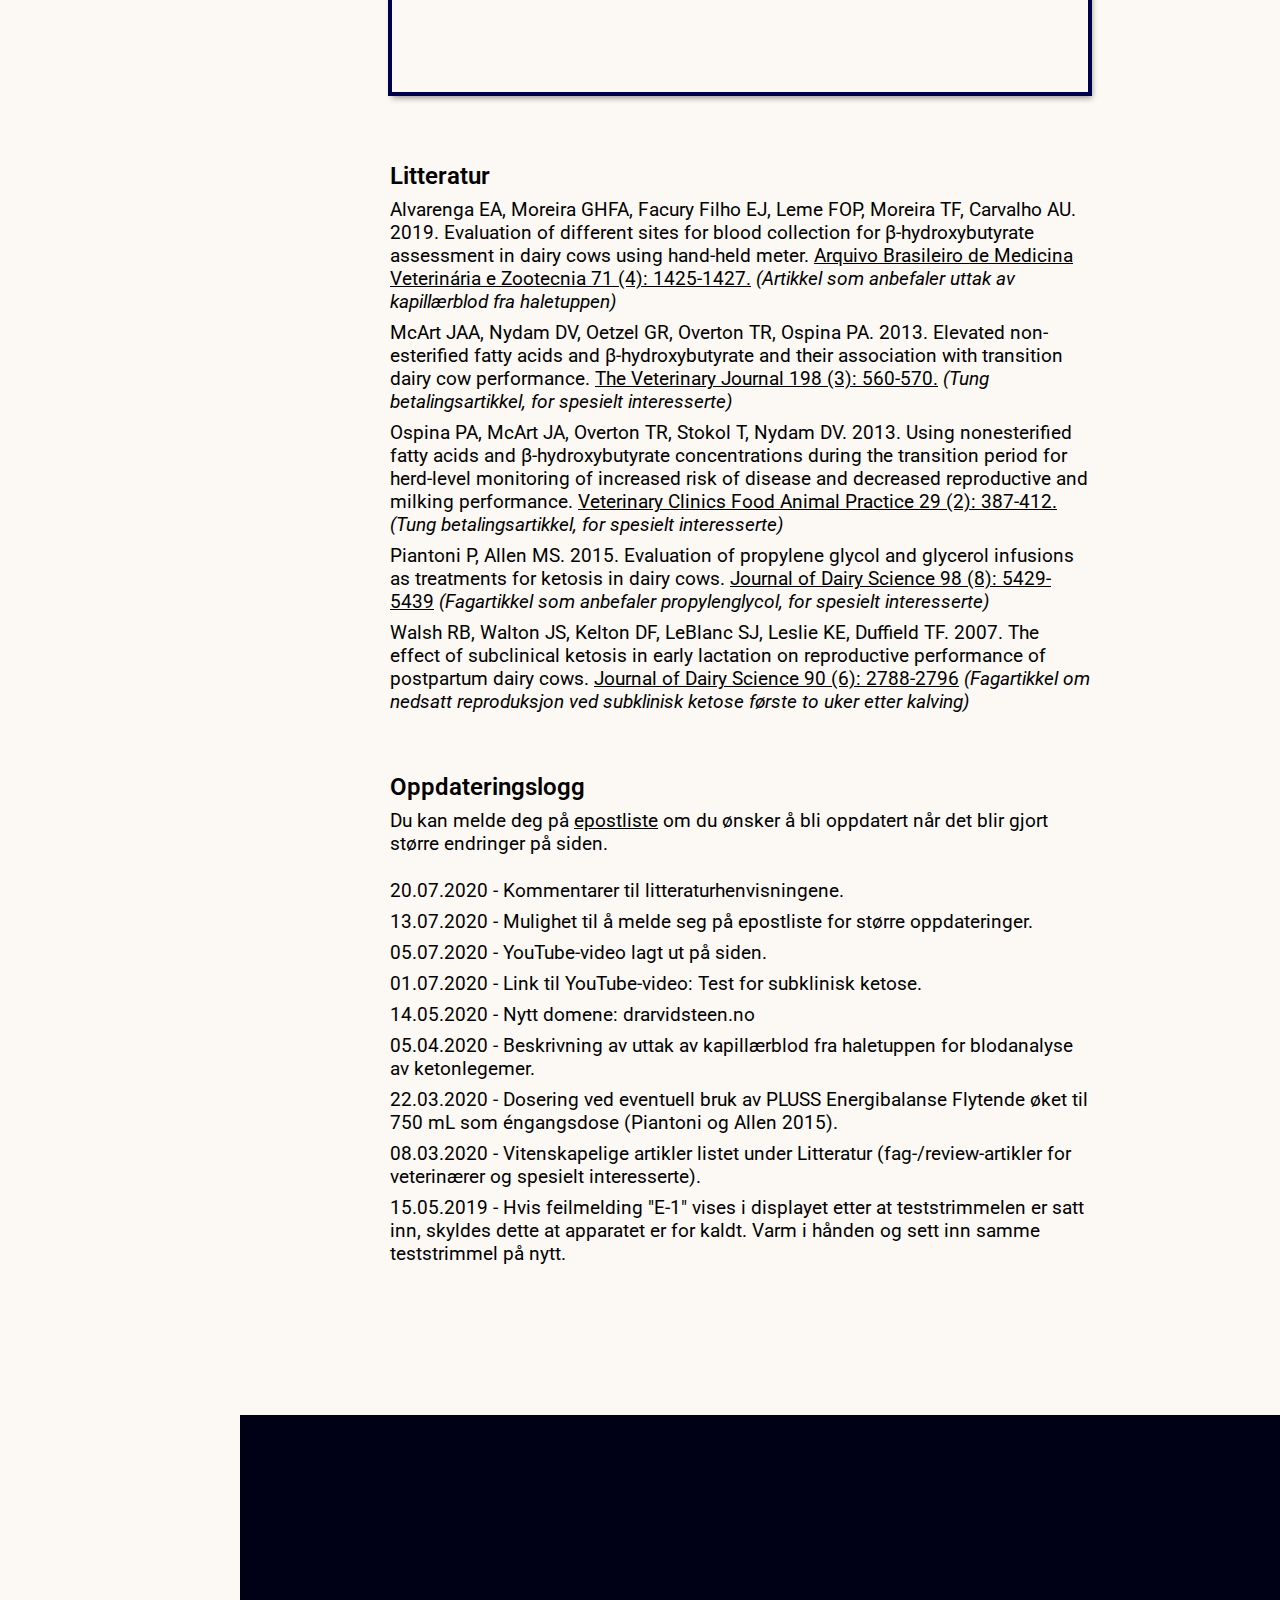
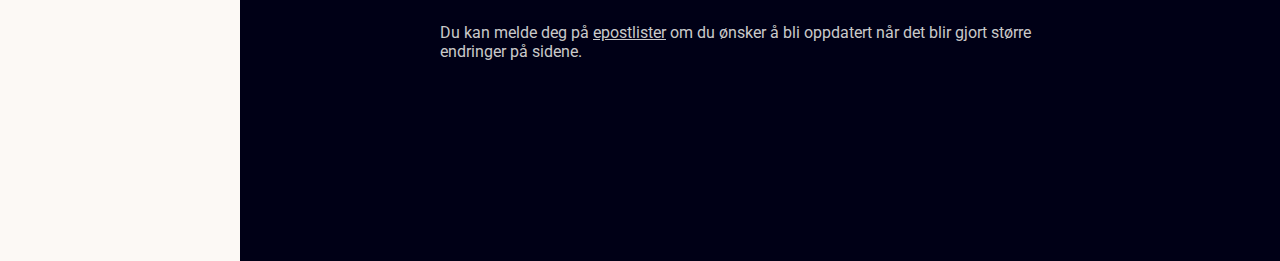
<file: subklinisk-ketose.html>
<!doctype html>
<html>

<head>
    <meta charset="UTF-8">
    <title>Subklinisk ketose</title>
    <meta name="description" content="Praktisk håndtering av skjult (subklinisk) ketose" />
    <link rel="stylesheet" href="main.css">
    <link rel="shortcut icon" href="img/favicon.ico" type="image/x-icon">
    <script src="https://ajax.googleapis.com/ajax/libs/jquery/3.4.1/jquery.min.js"></script>
</head>

<body>
    <!--Navigation---------->
    <div id="nav-placeholder">
    </div>
    <!--end of Navigation--->

    <section class="container">
        <div class="left-half">
            <h1>
                Praktisk håndtering av skjult (subklinisk) ketose hos mjølkekyr
            </h1>
            <h6>Oppdatert 20.07.2020; se også <b>Oppdateringslogg</b> nederst på siden med mulighet for påmelding epostliste for større oppdateringer.</h6>
            <h2>
                'Roten til alt vondt...'
            </h2>
            <p>
                Ved <i>klinisk</i> ketose begynner kua å vrake fôr og mjølkemengden går ned, vanligvis 2 uker til 2
                måneder etter kalving.
            </p>
            <p>
                Ved <b><i>subklinisk</i></b> ketose er tegnene på at noe ikke er optimalt mer skjult.
            </p>
            <p>
                MEN: Følgene av at kyrne står med skjult ketose kan være mange:
            </p>
            <ul>
                <li>Nedsatt mjølkeytelse</li>
                <li>Løpedreining</li>
                <li>Jurbetennelse og andre infeksjoner (nedsatt immunitet)</li>
                <li>Reproduksjonsproblemer</li>
                <li>Børbetennelse</li>
            </ul>
            <h2>Undersøking for skjult ketose</h2>
            <p>
                Ettersom det ikke er tydelige sykdomstegn ved skjult ketose, må en ty til analyser av blod og mjølk
                med hensyn på ketonlegemer. Omfattende studier må til for å finne en grenseverdi av ketonlegemer som kan
                gi problemer for kyrne.<br><br>
                Det finnes strips som måler ketonlegemer i mjølk;
                <a href="https://www.nessemaskin.no/product/ketolacstix-bhb-milk/" target="_blank">Ketolac/Health Mate
                    BHB Milk</a>.
                Disse er lettvinte å bruke, men vanskelig å tolke. Hvis en velger grenseverdi på 100 &micro;mol/L
                vil en
                få utslag på de fleste kyr som har skjult ketose (høy sensitivitet), men også på kyr som ikke har
                problemer (lav spesifisitet / mange falske positive). Hvis en velger grenseverdi på 200
                &micro;mol/L vil
                en ikke avdekke like mange kyr som kan ha problem med skjult ketose (lav sensitivitet), men hindre at en
                setter i gang med arbeidskrevende og kanskje unødvendige tiltak som en grenseverdi på 100
                &micro;mol/L kan
                føre til.<br><br>
                Blodanalyser med hensyn på ketonlegemer gir tallverdier i motsetning til stripsene beregnet på mjølk.
                Kapillærblod tas fra haletuppen på kua (Alvarenga <i>et al.</i> 2019), tilsvarende som fra fingeren på
                mennesker ved blodsukkermåling, med en <a
                    href="https://www.med24.no/hjemmetest/blodsukker/lansettpenn/medlance-plus-0-80mm-special-2-0mm-200-stk"
                    target="_blank">sikkerhetslansett</a>
                beregnet på tykk hud. Vi kan bruke billige blodsukkerapparat som brukes av diabetikere og få svar på
                direkten.
                <a href="https://www.med24.no/freestyle-precision-neo-blodsukkermaaler" target="_blank">FreeStyle
                    Precision Neo</a> er
                et
                blodsukkerapparat som måler <a
                    href="https://www.med24.no/hjemmetest/blodsukker/teststrimler/freestyle-precision-ketonstrimler-10-stk"
                    target="_blank">ketonlegemer</a>
                (&beta;-hydroksybutyrat) i tillegg til blodsukker. Dette apparatet er testet på kyr og gir pålitelige
                resultater.
            </p>
            <h2>Forskningsresultater</h2>
            <p>
                Det er gjort flere STORE undersøkinger i utlandet om sammenhengen mellom ketonverdier i tidlig laktasjon
                og senere mjølkeproduksjon og sjukdom (for fagartikler: Ospina et al. 2013; McArt et al. 2013; Walsh et
                al. 2009). Ved å analysere for &beta;-hydroksybutyrat 3 til 14 dager etter kalving med grenseverdier
                mellom 1,0 til 1,4 mmol/L ble følgende kontrollprogram foreslått:
            </p>
            <ul>
                <li>
                    &lt; 15% positive kyr ("positive" kyr=kyr med &beta;-hydroksybutyrat over valgt grenseverdi):
                    Fortsett testing, ingen tiltak
                </li>
                <li>&gt; 15 til 40% positive kyr: Test alle kyr 3 til 9 dager etter
                    kalving
                    to ganger i uka, gi 300 mL propylenglykol i 5 dager til positive kyr
                </li>
                <li>&gt; 40% positive kyr: Gi 300 mL propylenglykol én gang daglig fra dag 3 etter kalving i 5 dager til
                    alle
                    kyr</li>
            </ul>
            <h2>
                Kontrollprogram anbefalt til bøndene på Nordøyane i Møre og Romsdal
            </h2>
            <p>
                Blodprøve og analyse med blodsukkerapparat av kyr 3 til 14 dager etter kalving, gjerne også senere eller
                ved
                ketose-mistanke.
            </p>
            <p>
                KET (&beta;-hydroksybutyrat)-verdien bør være under 1,2 mmol/L (eventuelt under 1,0 mmol/L første uke
                etter kalving
                (Walsh et al. 2007). Ved klinisk ketose er verdiene gjerne over 3,0 mmol/L).
            </p>
            <p>
                Tiltak hvis ei eller flere kyr får "positive" KET-verdier over 1,2 mmol/L etter kalving:
            </p>
            <ul>
                <li>Sjekke fôringen både under sinperioden, forberedelsesperioden og oppmjølkingsperioden!
                    (grovfôranalyser,
                    kraftfôr tilpasset grovfôret, tildeling av fôr, holdvurdering, seksjonering...)</li>
                <li>Gi 300 mL <a href="https://www.nessemaskin.no/product/propylene-glycol/"
                        target="_blank">propylenglykol</a> én gang
                    daglig i 3 til 5 dager (f.eks. med ei <a
                        href="https://www.nessemaskin.no/product/doseringssproyte-300-ml/" target="_blank">300 mL
                        doseringssprøyte</a>).
                    <br>(PLUSS Energibalanse Flytende inneholder
                    kun
                    40% propylenglycol, éngangsdosen blir da 750 mL for å oppnå samme effekt som 300 mL propylenglykol
                    (Piantoni & Allen 2015)). </li>
                <li>Test på nytt.</li>
            </ul>
            <h2>Prosedyre for blodanalyse av &beta;-hydroksybutyrat</h2>
            <p>Se også YouTube-video lenger nede på siden.
            </p>
            <p>Klipp frem et bart område på haletuppen til kua og sprit av.
            </p>
            <p>Klargjør blodsukkerapparatet og ketonstrimmelen:
            </p>
            <div><img src="img/precision1.JPG" alt="Her skulle det vært et bilde" class="border">
            </div>
            <p>Hvis feilmelding "E-1" vises i displayet skyldes dette at apparatet er for kaldt. Varm i hånden og sett
                inn samme teststrimmel på nytt.
            </p>
            <p>Ta tak i haletuppen, hold hår unna ved hjelp av ei hånd og med den
                andre punkter huden ved hjelp av sikkerhetslancetten. Hold haletuppen nedover og "mjølk
                fram" en bloddråpe. Praktisk tips: hold hår og fuktighet unna bloddråpen. (Veterinærer kan selvfølgelig bruke halevenen som ved vanlig blodprøvetaking.)</p>
            <p>Påfør blod på enden av teststrimmelen:
            </p>
            <div><img src="img/precision2.jpg" alt="Her skulle det vært et bilde" class="border">
            </div>
            <p>
                <div class="iframeContainer border">
                    <iframe class="iframe" src="https://www.youtube.com/embed/jQevt6RZybk"
                    allowfullscreen="allowfullscreen"></iframe>
                </div>
            </p>
            <h2>Litteratur</h2>
            <p>Alvarenga EA, Moreira GHFA, Facury Filho EJ, Leme FOP, Moreira TF, Carvalho AU. 2019. Evaluation of
                different sites for blood collection for &beta;-hydroxybutyrate assessment in dairy cows using hand-held
                meter. <a href="https://www.scielo.br/pdf/abmvz/v71n4/0102-0935-abmvz-71-04-1425.pdf"
                    target="_blank">Arquivo Brasileiro de Medicina Veterinária e Zootecnia 71 (4): 1425-1427.</a> <i>(Artikkel som anbefaler uttak av kapillærblod fra haletuppen)</i>
            </p>
            <p>McArt JAA, Nydam DV, Oetzel GR, Overton TR, Ospina PA. 2013. Elevated non-esterified fatty acids and
                &beta;-hydroxybutyrate and their association with transition dairy cow performance. <a
                    href="https://doi.org/10.1016/j.tvjl.2013.08.011" target="_blank">The Veterinary Journal
                    198 (3): 560-570.</a> <i>(Tung betalingsartikkel, for spesielt interesserte)</i>
            </p>
            <p>Ospina PA, McArt JA, Overton TR, Stokol T, Nydam DV. 2013. Using nonesterified fatty acids and
                &beta;-hydroxybutyrate concentrations during the transition period for herd-level monitoring of
                increased
                risk of disease and decreased reproductive and milking performance. <a
                    href="https://doi.org/10.1016/j.cvfa.2013.04.003" target="_blank">Veterinary Clinics Food Animal
                    Practice 29 (2): 387-412.</a> <i>(Tung betalingsartikkel, for spesielt interesserte)</i>
            </p>
            <P>Piantoni P, Allen MS. 2015. Evaluation of propylene glycol and glycerol infusions as treatments for
                ketosis in dairy cows. <a
                    href="https://www.journalofdairyscience.org/article/S0022-0302(15)00415-4/fulltext"
                    target="_blank">Journal of Dairy Science 98 (8): 5429-5439</a> <i>(Fagartikkel som anbefaler propylenglycol, for spesielt interesserte)</i>
            </P>
            <p>Walsh RB, Walton JS, Kelton DF, LeBlanc SJ, Leslie KE, Duffield TF. 2007. The effect of subclinical
                ketosis in early lactation on reproductive performance of postpartum dairy cows. <a
                    href="https://doi.org/10.3168/jds.2006-560" target="_blank">Journal of Dairy Science 90 (6):
                    2788-2796</a> <i>(Fagartikkel om nedsatt reproduksjon ved subklinisk ketose første to uker etter kalving)</i>
            </p>
            
            <h2>Oppdateringslogg</h2>
            <p> Du kan melde deg på  
                <a id="mail" href="mailto:dr.arvid.steen@gmail.com?subject=Påmelding oppdateringsliste: Subklinisk ketose&body=Jeg vil bli oppdatert når det blir gjort større endringer på siden.%0D%0A%0D%0AOm jeg ønsker å melde meg av, sender jeg bare en mail om det, så blir jeg slettet fra lista.">
            epostliste</a>
                 om du ønsker å bli oppdatert når det blir gjort større endringer på siden. 
            </p>
            <p></p>
            <p></p>
            <p>20.07.2020 - Kommentarer til litteraturhenvisningene.</p>
            <p>13.07.2020 - Mulighet til å melde seg på epostliste for større oppdateringer.
            </p>
            <p>05.07.2020 - YouTube-video lagt ut på siden.</p>
            <p>01.07.2020 - Link til YouTube-video: Test for subklinisk ketose.</p>
            <p>14.05.2020 - Nytt domene: drarvidsteen.no
            </p>
            <p>05.04.2020 - Beskrivning av uttak av kapillærblod fra haletuppen for blodanalyse av ketonlegemer.
            </p>
            <p>22.03.2020 - Dosering ved eventuell bruk av PLUSS Energibalanse Flytende øket til 750 mL som éngangsdose
                (Piantoni og Allen 2015).
            </p>
            <p>08.03.2020 - Vitenskapelige artikler listet under Litteratur (fag-/review-artikler for veterinærer og
                spesielt interesserte).
            </p>
            <p>15.05.2019 - Hvis feilmelding "E-1" vises i displayet etter at teststrimmelen er satt inn, skyldes dette
                at apparatet er for kaldt. Varm i hånden og sett inn samme teststrimmel på nytt.</p>
        </div>
    </section>
    <footer>
        <p> Du kan melde deg på  
            <a id="mail" href="mailto:dr.arvid.steen@gmail.com?subject=Påmelding epostlister om mjølkefeber og subklinisk ketose&body=Jeg vil bli oppdatert når det blir gjort større endringer på mjølkefeber- og subklinisk ketosesidene.%0D%0A%0D%0AOm jeg ønsker å melde meg av, sender jeg bare en mail om det, så blir jeg slettet fra lista.">
        epostlister</a>
             om du ønsker å bli oppdatert når det blir gjort større endringer på sidene. 
        </p>
    </footer>
    <!-----------nav ------------->
    <script>
        $(function () {
            $("#nav-placeholder").load("nav.html");
        });

        function activate() {
            var element = document.getElementById("ketose");
            element.classList.add("active");
        }
    </script>
    <!-----------end nav ------------->
</body>


</html>
</file>
<file: main.css>
@import url("https://fonts.googleapis.com/css2?family=Roboto:wght@100;300;400;500;700;900&display=swap");
@import url("https://fonts.googleapis.com/css2?family=Cormorant+Garamond:wght@300;400;500;600;700&display=swap");
@import url("https://fonts.googleapis.com/css2?family=Playfair+Display:wght@400;500;600;700;800;900&display=swap");
@import url("https://fonts.googleapis.com/css2?family=Montserrat:wght@100;200;300;400;500;600;700;800;900&family=Roboto:wght@100;300;400;500;700;900&display=swap");
@import url("https://fonts.googleapis.com/css2?family=Roboto+Condensed:wght@300;400;700&display=swap");
* {
  margin: 0;
  padding: 0;
}

body {
  background-color: #fcf9f5;
}

nav {
  position: fixed;
  width: 185px;
  height: 100vh;
  left: 0;
  background-color: #00001d;
  padding: 30px;
  -webkit-transition: ease-in-out 0.5s;
  transition: ease-in-out 0.5s;
}

nav:hover {
  width: 250px;
}

#menu img {
  width: 100%;
}

/*#mail {
  padding-left: 20vw;
}*/
nav li {
  list-style: none;
  font-family: 'Roboto', sans-serif;
  font-weight: 400;
  padding: 12px 0;
}

.active {
  color: red;
}

footer {
  padding: 200px;
  background-color: #000016;
  margin-left: 240px;
}

footer p, footer a {
  font-size: 16px;
  color: #c9c9c9;
}

footer p a:hover, footer a a:hover {
  color: blue;
}

h1 {
  font-size: 70px;
  font-family: 'Playfair Display', 'Cormorant Garamond', serif;
  font-weight: 400;
  color: #00014d;
  margin-top: 120px;
  max-width: 900px;
}

h2 {
  font-family: 'Roboto', sans-serif;
  font-weight: 600;
  font-size: 30;
  padding-top: 60px;
}

h4, h5 {
  font-family: 'Roboto Condensed', 'Roboto', sans-serif;
  color: lightgray;
  font-weight: 400;
}

h4 {
  margin: 20px 0 10px;
  font-size: 24px;
}

h5 {
  margin-bottom: 40px;
  font-size: 13px;
}

h6 {
  font-family: 'Roboto Condensed', 'Roboto', sans-serif;
  font-size: 16px;
  font-weight: 400;
}

p, .container li {
  font-size: 19px;
  font-family: 'Roboto', sans-serif;
}

p, .container li {
  max-width: 700px;
  margin-top: 8px;
}

.container ul {
  padding: 20px;
}

.container li {
  padding: 8px;
  list-style-type: square;
}

.kildeliste li {
  list-style-type: none;
}

.container a {
  color: black;
}

.container img {
  width: 100%;
  max-width: 700px;
  max-height: 80vw;
  margin: 40px 0;
}

.border {
  outline: 4px solid #00014D;
  outline-offset: -2px;
  -webkit-box-shadow: 2px 4px 6px rgba(0, 0, 0, 0.4);
  box-shadow: 2px 4px 6px rgba(0, 0, 0, 0.4);
}

nav a {
  text-decoration: underline;
  color: lightgray;
  font-size: 15px;
}

li a:hover {
  color: white;
}

#kilder {
  color: #747286;
}

#kilder:hover {
  color: white;
}

nav li {
  padding: 4px;
  -webkit-transition: 0.0s;
  transition: 0.0s;
}

nav li:hover {
  margin-left: 15px;
}

nav li:nth-child(3) {
  padding-top: 25px;
}

.kildeliste li {
  margin-left: -25px;
}

.kildeliste a:hover {
  color: #0003cf;
}

.container a:hover {
  color: #0003cf;
}

.formel {
  height: 40px;
  max-width: 500px;
  margin: 0;
  text-align: left;
}

.container {
  margin-left: 240px;
  padding: 150px;
  display: -webkit-box;
  display: -ms-flexbox;
  display: flex;
}

img {
  -o-object-fit: contain;
     object-fit: contain;
  max-height: 80vh;
}

.karikatur {
  height: 80vh;
  -o-object-fit: contain;
     object-fit: contain;
  background-image: url(img/karikatur1.png);
  background-repeat: no-repeat;
  background-size: contain;
}

.karikatur:hover {
  background-image: url(img/karikatur2.png);
}

.left-half, .right-half {
  display: -webkit-box;
  display: -ms-flexbox;
  display: flex;
  -webkit-box-orient: vertical;
  -webkit-box-direction: normal;
      -ms-flex-direction: column;
          flex-direction: column;
  -webkit-box-flex: 1;
  -ms-flex: 1;
  flex: 1;
}

.shadow-low {
  -webkit-box-shadow: 2px 0 4px rgba(0, 0, 0, 0.6);
  box-shadow: 2px 0 4px rgba(0, 0, 0, 0.6);
}

/* ----------------------- iframe ------------------------ */
.iframeContainer {
  margin-top: 40px;
  position: relative;
  width: 700px;
  overflow: hidden;
  padding-top: 39%;
  /* 700:395 Aspect Ratio */
}

.iframe {
  position: absolute;
  top: 0;
  left: 0;
  bottom: 0;
  right: 0;
  width: 100%;
  height: 100%;
  border: none;
}

/* ----------------------- Mobile dropdown menu ------------------------ */
/* Hide checkbox */
[id^=overlay-input] {
  display: none;
}

/* Media Queries
------------------------------------------------------------------------------------------------------------------------------------------------------ */
/*----------------------------------------------------widescreen------------------------------------------------------------------------------------*/
/*@media (min-aspect-ratio: 16 / 9) {
     nav header
    #menu {
        height: 70px;
        &:hover {
            height: 150px;
        }
    }
    nav, #menu img{
    padding: 0;
    width: 100%;
    height: 80px;
    &:hover {
        width: 100%;
        height: 150px;
    }
    & a {
        font-size: 17px;
    }
    & li {
        padding: 12px 50px;
        transition: ease-in-out 0.4s;
        &:hover {
            padding: 20px 50px;
        }
    }
  }
  #menu, #menu img, #menu ul, #menu h5 {
    display: flex;
    flex-direction: row;
  }
  #menu img {
      transition: ease-in-out 0.5s;
  }
  nav li:nth-child(3) {
    padding-top: 12px;
    &:hover {
        padding-top: 20px;
    }
  }
  h5 {
      padding-top: 12px;
      margin-bottom: unset;

  }
  h4 {
      margin: 12px 0;
  }
}*/
/*--------------------------------------------------------ipad---------------------------------------------------------------------------------------*/
@media (max-aspect-ratio: 9 / 8) {
  .container {
    -webkit-box-orient: vertical;
    -webkit-box-direction: normal;
    -ms-flex-direction: column;
    flex-direction: column;
    padding-bottom: 2rem;
    margin-left: 0;
    padding: 120px 70px;
  }
  footer {
    margin-left: 0;
    padding: 200px;
  }
  footer p, footer a {
    font-size: 40px;
  }
  #menu img {
    max-height: 50vw;
    margin-bottom: 30px;
  }
  .container img {
    max-width: unset;
    max-height: unset;
  }
  h1 {
    font-size: 80px;
    margin-top: 50px;
    margin-bottom: 50px;
  }
  h2 {
    font-size: 40px;
  }
  h4 {
    margin: 25px 0 10px;
    font-size: 40px;
  }
  h5 {
    font-size: 20px;
  }
  h6 {
    font-size: 22px;
  }
  p, .container li {
    max-width: 80vw;
    font-size: 26px;
    padding: 0;
  }
  .formel {
    height: 50px;
  }
  .container li {
    padding-top: 10px;
  }
  nav a {
    font-size: 24px;
  }
  .karikatur {
    margin: 90px 0 0 0px;
  }
  .kildeliste li {
    padding: 50px 0 0 0px;
    margin-left: -15px;
  }
  .iframeContainer {
    width: 100%;
    padding-top: 56.4286%;
    /* 700:395 Aspect Ratio */
  }
  /*---------------------------------------------------------------------------nav---------------------------------------------------------------------------------------*/
  /* Hide the nav */
  nav {
    width: 0;
    padding: 0;
  }
  nav:hover {
    width: 0;
  }
  /* Hide the navigation menu by default */
  #menu {
    height: 100vh;
    width: 40vw;
    padding: 40px;
    /*transition: all 0.3s ease-in-out;
    background: transparent;*/
    visibility: hidden;
  }
  #menu.active {
    visibility: visible;
  }
  @keyframes bugfix {
    from {
      padding: 0;
    }
    to {
      padding: 0;
    }
  }
  @-webkit-keyframes bugfix {
    from {
      padding: 0;
    }
    to {
      padding: 0;
    }
  }
  #overlay-button {
    position: absolute;
    left: 0;
    top: 0;
    padding: 6em 3em;
    z-index: 9;
    -webkit-user-select: none;
    -moz-user-select: none;
    -ms-user-select: none;
    user-select: none;
  }
  #overlay-button span {
    height: 8px;
    width: 70px;
    /*border-radius: 4px;*/
    background-color: #00014D;
    position: relative;
    display: block;
    -webkit-box-shadow: -5px 5px 10px rgba(0, 0, 0, 0.3);
    box-shadow: -5px 5px 10px rgba(0, 0, 0, 0.3);
    -webkit-transition: all .2s ease-in-out;
    transition: all .2s ease-in-out;
  }
  #overlay-button span:before {
    top: -20px;
    visibility: visible;
  }
  #overlay-button span:after {
    top: 20px;
  }
  #overlay-button span:before, #overlay-button span:after {
    height: 8px;
    width: 70px;
    background-color: #00014D;
    -webkit-box-shadow: -5px 5px 10px rgba(0, 0, 0, 0.3);
    box-shadow: -5px 5px 10px rgba(0, 0, 0, 0.3);
    position: absolute;
    content: "";
    -webkit-transition: all .2s ease-in-out;
    transition: all .2s ease-in-out;
  }
  input[type=checkbox] {
    display: none;
  }
  input[type=checkbox]:checked ~ #menu {
    visibility: visible;
    background: #00001d;
  }
  input[type=checkbox]:checked ~ #overlay-button span {
    background: transparent;
    -webkit-box-shadow: none;
    box-shadow: none;
  }
  input[type=checkbox]:checked ~ #overlay-button span:before {
    -webkit-transform: rotate(45deg) translate(14px, 14px);
    transform: rotate(45deg) translate(14px, 14px);
    opacity: 1;
    background-color: #F4A27C;
    -webkit-box-shadow: -5px 5px 10px rgba(0, 0, 0, 0.3);
    box-shadow: -5px 5px 10px rgba(0, 0, 0, 0.3);
  }
  input[type=checkbox]:checked ~ #overlay-button span:after {
    -webkit-transform: rotate(-45deg) translate(14px, -14px);
    transform: rotate(-45deg) translate(14px, -14px);
    background-color: #F4A27C;
    -webkit-box-shadow: -20px 20px 30px black;
    box-shadow: -5px 5px 10px rgba(0, 0, 0, 0.3);
  }
}

/* ----------------------------------------------------phone size ------------------------------------------------------------------*/
@media (max-aspect-ratio: 6 / 8) {
  #menu {
    width: 72vw;
  }
  h1 {
    font-size: 100px;
    margin-top: 50px;
  }
  h2, h4 {
    font-size: 56px;
  }
  div h4 {
    text-align: center;
  }
  h5 {
    font-size: 40px;
  }
  h6 {
    font-size: 35px;
  }
  p, .container li {
    max-width: 90vw;
    font-size: 45px;
  }
  .formel {
    height: 85px;
    max-width: unset;
  }
  .container li {
    padding-top: 16px;
  }
  .kildeliste li {
    padding: 70px 0 0 0;
  }
  nav a {
    font-size: 44px;
  }
  .karikatur {
    margin: 70px 0 0 -11vw;
  }
  #overlay-button {
    position: absolute;
    left: 78vw;
    top: unset;
    bottom: 90px;
  }
  #overlay-button span {
    height: 12px;
    width: 90px;
  }
  #overlay-button span:before, #overlay-button span:after {
    height: 12px;
    width: 90px;
  }
  #overlay-button span:before {
    top: -25px;
  }
  #overlay-button span:after {
    top: 25px;
  }
  input[type=checkbox]:checked ~ #overlay-button span:before {
    -webkit-transform: rotate(45deg) translate(18px, 18px);
    transform: rotate(45deg) translate(18px, 18px);
  }
  input[type=checkbox]:checked ~ #overlay-button span:after {
    -webkit-transform: rotate(-45deg) translate(18px, -18px);
    transform: rotate(-45deg) translate(18px, -18px);
  }
}
/*# sourceMappingURL=main.css.map */
</file>
